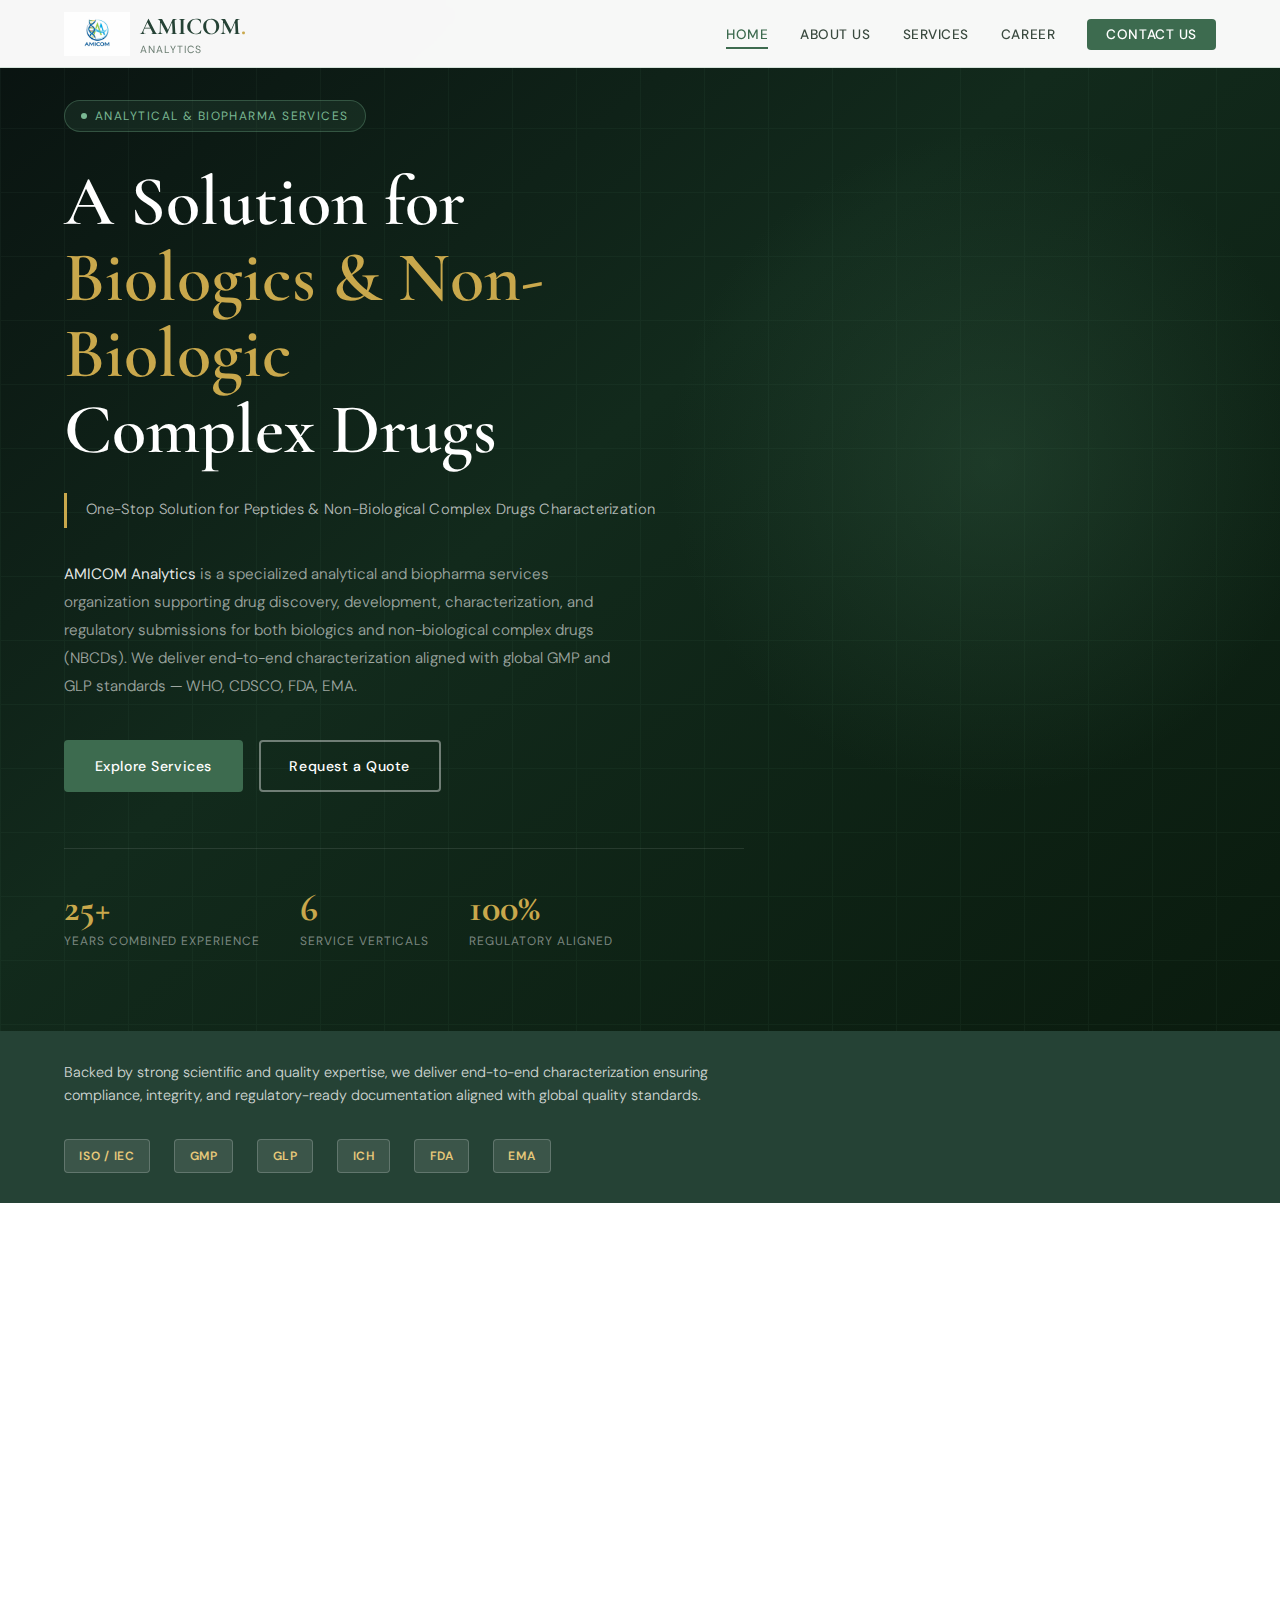
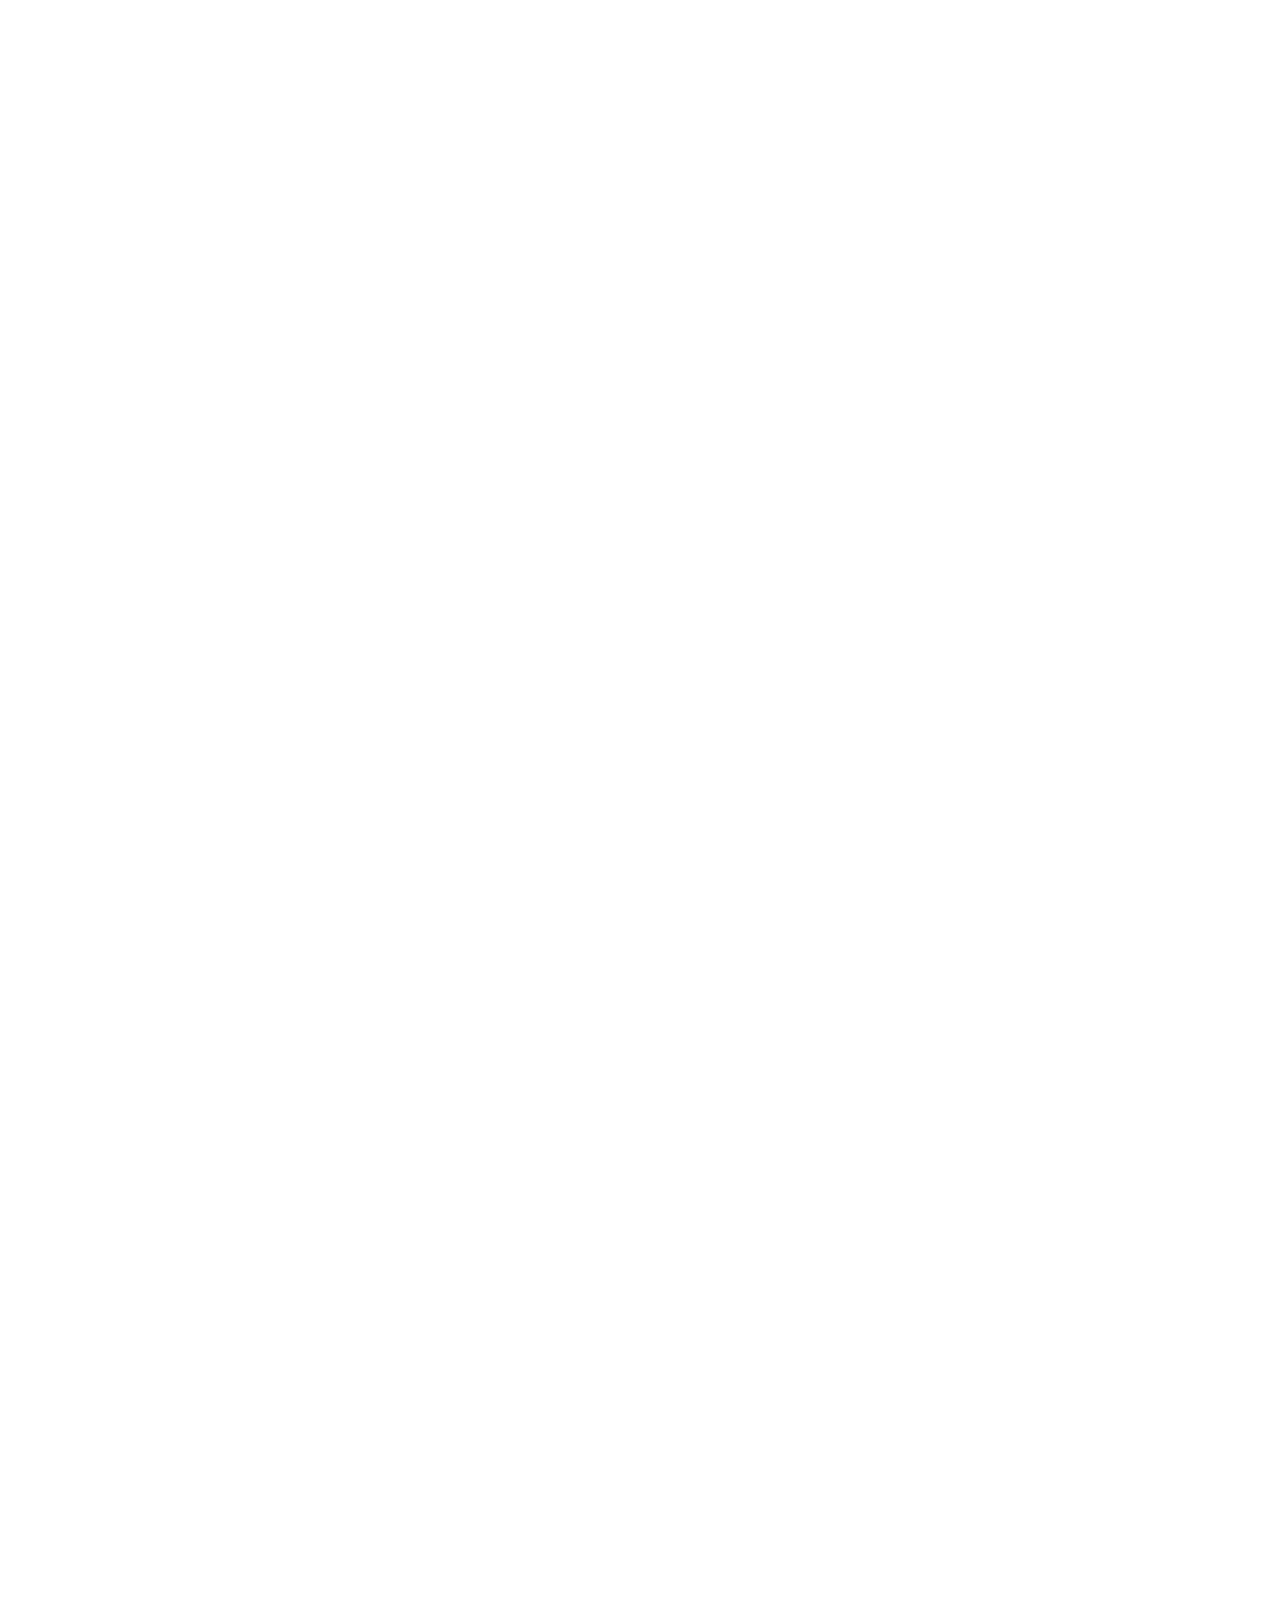
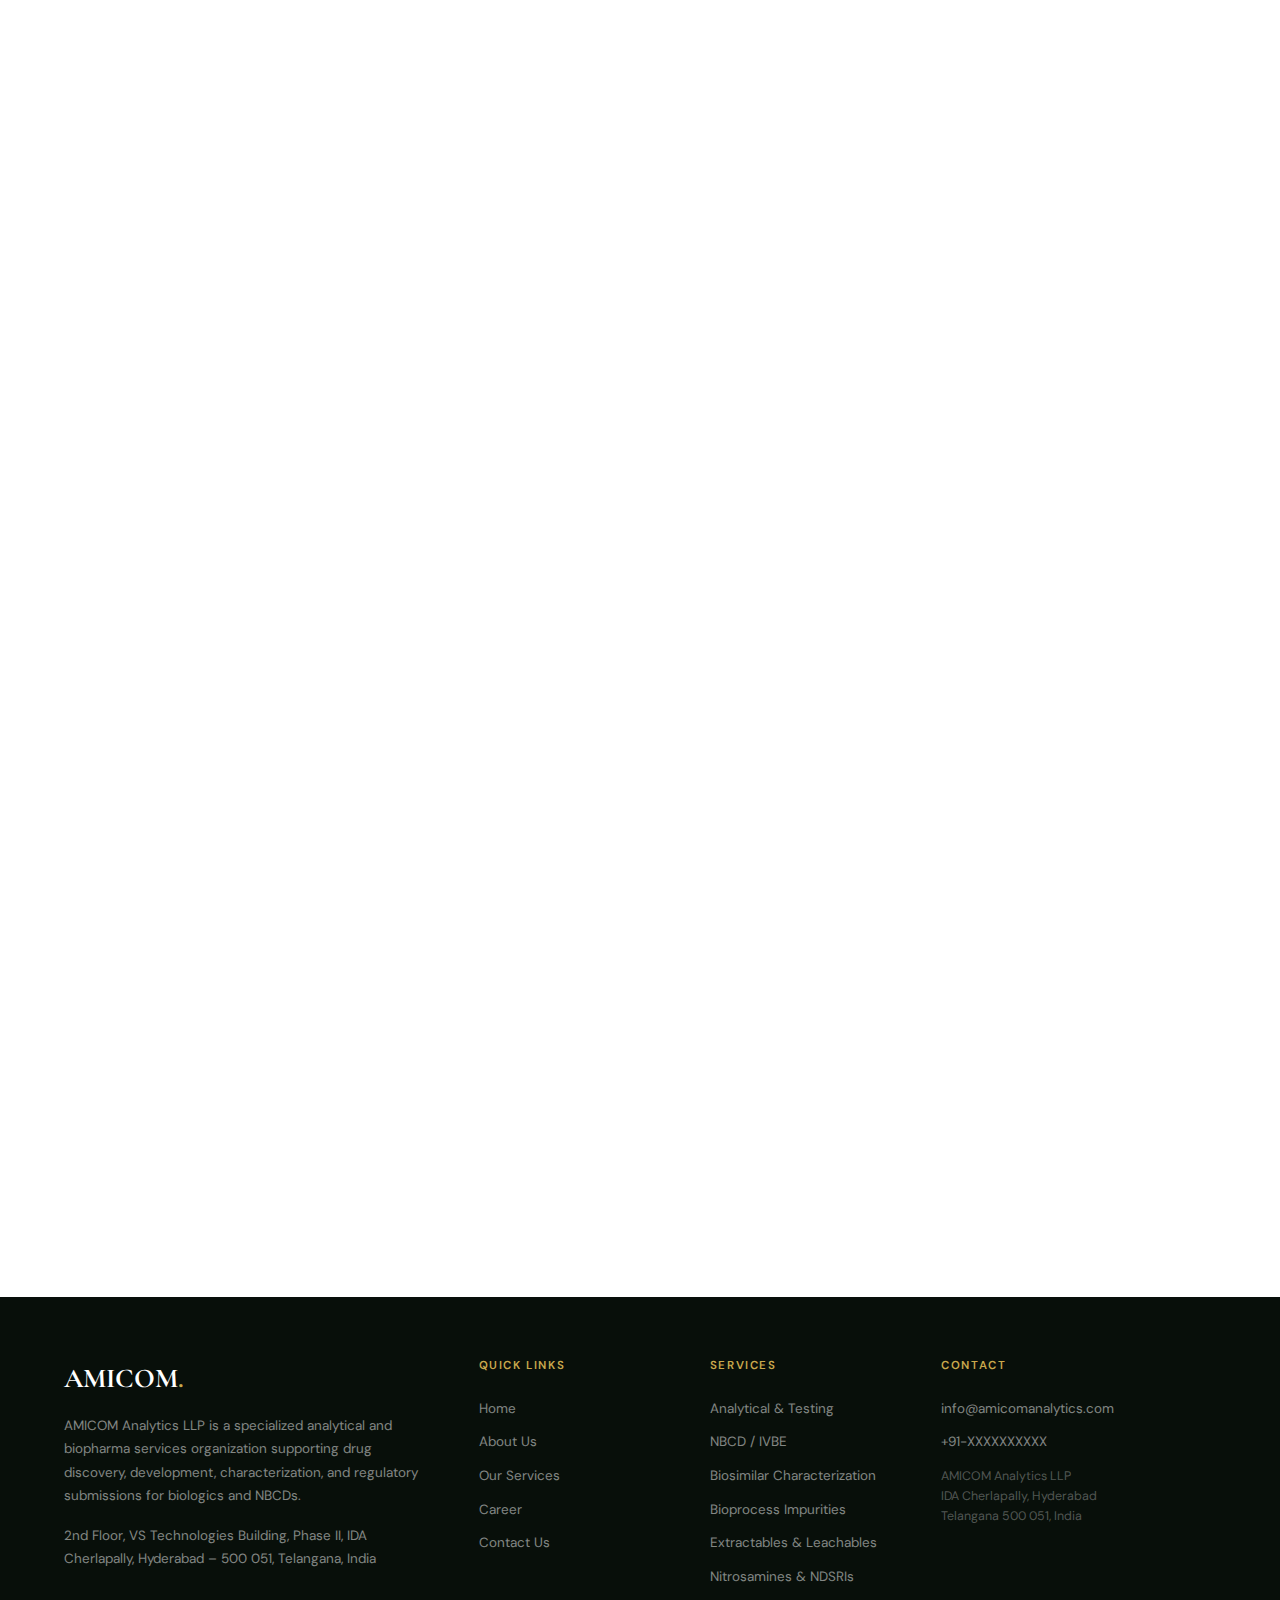
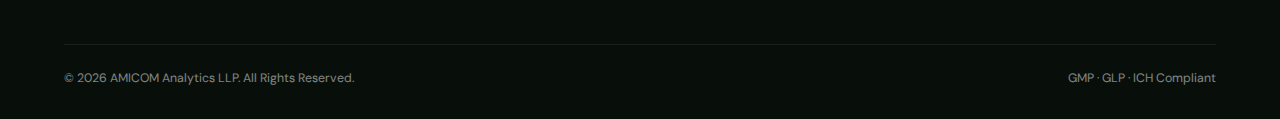
<file: index.html>
<!DOCTYPE html>
<html lang="en">
<head>
  <meta charset="UTF-8"/>
  <meta name="viewport" content="width=device-width, initial-scale=1.0"/>
  <title>AMICOM Analytics – Biopharma & Analytical Services</title>
  <link rel="stylesheet" href="style.css"/>
  <style>
    /* ── HERO ── */
    .hero {
      min-height: 100vh;
      background: linear-gradient(140deg, #091210 0%, #122a1c 45%, #0a1b0e 100%);
      display: flex; align-items: center;
      padding: 100px 5% 80px;
      position: relative; overflow: hidden;
    }
    .hero-grid {
      position: absolute; inset: 0; opacity: 0.05;
      background-image:
        linear-gradient(rgba(122,184,147,1) 1px, transparent 1px),
        linear-gradient(90deg, rgba(122,184,147,1) 1px, transparent 1px);
      background-size: 64px 64px;
    }
    .hero-glow {
      position: absolute; right: -5%; top: 10%;
      width: 55vw; height: 80vh;
      background: radial-gradient(ellipse, rgba(61,107,79,0.3) 0%, transparent 65%);
      pointer-events: none;
    }
    .hero-content { position: relative; z-index: 2; max-width: 680px; }
    .hero-badge {
      display: inline-flex; align-items: center; gap: 8px;
      background: rgba(61,107,79,0.2); border: 1px solid rgba(122,184,147,0.3);
      padding: 0.35rem 1rem; border-radius: 100px; margin-bottom: 2rem;
      font-size: 0.75rem; letter-spacing: 0.12em; text-transform: uppercase;
      color: var(--green-light);
    }
    .hero-badge-dot {
      width: 6px; height: 6px; background: var(--green-light);
      border-radius: 50%; animation: blink 2s infinite;
    }
    @keyframes blink {
      0%, 100% { opacity: 1; transform: scale(1); }
      50% { opacity: 0.4; transform: scale(1.4); }
    }
    .hero h1 {
      font-family: 'Cormorant Garamond', serif;
      font-size: clamp(2.8rem, 5.5vw, 4.8rem); font-weight: 600;
      color: white; line-height: 1.08; margin-bottom: 1.5rem;
    }
    .hero h1 em { color: var(--accent); font-style: normal; }

    .ticker-container {
      margin-bottom: 2rem;
      border-left: 3px solid var(--accent);
      padding-left: 1.2rem; height: 2.2rem; overflow: hidden;
    }
    .ticker-inner {
      display: flex; flex-direction: column;
      animation: tickUp 9s infinite ease-in-out;
    }
    .ticker-item {
      font-size: 0.92rem; color: rgba(255,255,255,0.7);
      min-height: 2.2rem; display: flex; align-items: center;
      font-weight: 300; letter-spacing: 0.02em;
    }
    @keyframes tickUp {
      0%, 28%   { transform: translateY(0); }
      33%, 61%  { transform: translateY(-2.2rem); }
      66%, 94%  { transform: translateY(-4.4rem); }
      99%, 100% { transform: translateY(0); }
    }
    .hero-desc {
      color: rgba(255,255,255,0.6); font-size: 0.95rem; line-height: 1.85;
      max-width: 560px; margin-bottom: 2.5rem; font-weight: 300;
    }
    .hero-btns { display: flex; gap: 1rem; flex-wrap: wrap; margin-bottom: 3.5rem; }
    .hero-stats {
      display: flex; gap: 2.5rem; flex-wrap: wrap;
      padding-top: 2.5rem; border-top: 1px solid rgba(255,255,255,0.1);
    }
    .stat { }
    .stat-num {
      font-family: 'Cormorant Garamond', serif;
      font-size: 2.4rem; font-weight: 700; color: var(--accent); line-height: 1;
    }
    .stat-label { font-size: 0.75rem; color: rgba(255,255,255,0.45); text-transform: uppercase; letter-spacing: 0.08em; margin-top: 0.25rem; }

    /* ── INTRO STRIP ── */
    .intro-strip {
      background: var(--green-dark); padding: 30px 5%;
      display: flex; align-items: center; justify-content: space-between; gap: 2rem; flex-wrap: wrap;
    }
    .intro-strip p { color: rgba(255,255,255,0.8); font-size: 0.9rem; max-width: 680px; font-weight: 300; }
    .cert-logos { display: flex; gap: 1.5rem; align-items: center; flex-wrap: wrap; }
    .cert-badge {
      background: rgba(255,255,255,0.1); border: 1px solid rgba(255,255,255,0.2);
      padding: 0.4rem 0.9rem; border-radius: 4px;
      font-size: 0.75rem; font-weight: 600; color: var(--accent-light); letter-spacing: 0.06em;
    }

    /* ── SERVICES PREVIEW ── */
    .services-grid { display: grid; grid-template-columns: repeat(3, 1fr); gap: 1.5rem; }
    @media (max-width: 900px) { .services-grid { grid-template-columns: 1fr 1fr; } }
    @media (max-width: 580px) { .services-grid { grid-template-columns: 1fr; } }

    .svc-card {
      background: white; border: 1px solid var(--border);
      border-radius: 10px; padding: 2rem; transition: all 0.25s;
      position: relative; overflow: hidden; text-decoration: none; display: block;
    }
    .svc-card::after {
      content: ''; position: absolute; bottom: 0; left: 0;
      width: 100%; height: 3px; background: var(--green);
      transform: scaleX(0); transition: transform 0.25s; transform-origin: left;
    }
    .svc-card:hover { transform: translateY(-5px); box-shadow: 0 16px 40px rgba(0,0,0,0.09); }
    .svc-card:hover::after { transform: scaleX(1); }
    .svc-num {
      font-family: 'Cormorant Garamond', serif;
      font-size: 2.5rem; font-weight: 700; color: var(--border);
      line-height: 1; margin-bottom: 1rem;
    }
    .svc-card:hover .svc-num { color: var(--green-light); transition: color 0.25s; }
    .svc-title { font-size: 0.95rem; font-weight: 600; color: var(--dark); margin-bottom: 0.6rem; }
    .svc-desc { font-size: 0.83rem; color: var(--gray-light); line-height: 1.65; font-weight: 300; }
    .svc-link {
      display: inline-flex; align-items: center; gap: 0.3rem;
      font-size: 0.78rem; color: var(--green); font-weight: 600; margin-top: 1rem;
      letter-spacing: 0.04em;
    }

    /* ── WHY ── */
    .why-card {
      padding: 2.5rem; border-radius: 12px; background: white;
      box-shadow: var(--shadow);
    }
    .why-icon {
      width: 52px; height: 52px; background: linear-gradient(135deg, var(--green), var(--green-mid));
      border-radius: 12px; display: flex; align-items: center; justify-content: center;
      margin-bottom: 1.2rem;
    }
    .why-icon svg { width: 24px; height: 24px; stroke: white; fill: none; stroke-width: 1.8; }
    .why-card h3 { font-size: 1rem; font-weight: 600; margin-bottom: 0.6rem; color: var(--dark); }
    .why-card p { font-size: 0.85rem; color: var(--gray-light); line-height: 1.7; font-weight: 300; }

    /* ── TEAM PREVIEW ── */
    .team-grid { display: grid; grid-template-columns: repeat(4,1fr); gap: 1.5rem; }
    @media (max-width: 900px) { .team-grid { grid-template-columns: repeat(2,1fr); } }
    @media (max-width: 500px) { .team-grid { grid-template-columns: 1fr; } }
    .team-card {
      text-align: center; padding: 2rem 1.5rem;
      background: white; border: 1px solid var(--border); border-radius: 10px;
      transition: all 0.25s;
    }
    .team-card:hover { transform: translateY(-4px); box-shadow: var(--shadow); }
    .team-avatar {
      width: 80px; height: 80px; border-radius: 50%; margin: 0 auto 1rem;
      display: flex; align-items: center; justify-content: center;
      font-family: 'Cormorant Garamond', serif;
      font-size: 1.8rem; font-weight: 700; color: white;
    }
    .team-card h3 { font-size: 0.9rem; font-weight: 600; margin-bottom: 0.3rem; }
    .team-card p { font-size: 0.78rem; color: var(--gray-light); line-height: 1.4; }

    /* ── CTA BANNER ── */
    .cta-banner {
      background: linear-gradient(135deg, var(--green-dark), var(--green));
      padding: 80px 5%; text-align: center;
    }
    .cta-banner h2 {
      font-family: 'Cormorant Garamond', serif;
      font-size: clamp(2rem, 4vw, 3rem); color: white; margin-bottom: 0.8rem;
    }
    .cta-banner p { color: rgba(255,255,255,0.7); margin-bottom: 2rem; font-size: 0.95rem; }
    .cta-banner-btns { display: flex; gap: 1rem; justify-content: center; flex-wrap: wrap; }

    /* ── BUSINESS MODEL ── */
    .model-flow {
      display: flex; align-items: center; justify-content: center; gap: 0; flex-wrap: wrap;
      margin: 2.5rem 0;
    }
    .model-step {
      background: var(--green-dark); color: white;
      padding: 1.2rem 2rem; border-radius: 8px; text-align: center; min-width: 160px;
    }
    .model-step h4 { font-size: 0.85rem; font-weight: 600; margin-bottom: 0.3rem; color: var(--accent-light); text-transform: uppercase; letter-spacing: 0.06em; }
    .model-step p { font-size: 0.78rem; color: rgba(255,255,255,0.7); }
    .model-arrow {
      font-size: 1.5rem; color: var(--green-light); padding: 0 0.8rem;
    }
  </style>
</head>
<body>

<!-- NAV -->
<nav id="main-nav">
  <a href="index.html" class="nav-logo">
<img src="amicom-logo.jpeg" alt="AMICOM Logo" style="height:44px; width:auto;"/>
    <div>
      <span class="nav-logo-text">AMICOM<span>.</span></span>
      <span class="nav-logo-sub">Analytics</span>
    </div>
  </a>
  <ul class="nav-links">
    <li><a href="index.html">Home</a></li>
    <li><a href="about.html">About Us</a></li>
    <li><a href="services.html">Services</a></li>
    <li><a href="career.html">Career</a></li>
    <li><a href="contact.html" class="nav-cta">Contact Us</a></li>
  </ul>
</nav>

<!-- HERO -->
<section class="hero" id="home">
  <div class="hero-grid"></div>
  <div class="hero-glow"></div>
  <div class="hero-content">
    <div class="hero-badge">
      <div class="hero-badge-dot"></div>
      Analytical &amp; Biopharma Services
    </div>
    <h1>A Solution for<br/><em>Biologics &amp; Non-Biologic</em><br/>Complex Drugs</h1>

    <div class="ticker-container">
      <div class="ticker-inner">
        <div class="ticker-item">One-Stop Solution for Peptides &amp; Non-Biological Complex Drugs Characterization</div>
        <div class="ticker-item">Offering Comprehensive Testing Profile for Iron Paramagnetic Properties Evaluation</div>
        <div class="ticker-item">Regulatory-Ready Documentation Aligned with Global GMP &amp; GLP Standards</div>
      </div>
    </div>

    <p class="hero-desc">
      <strong style="color:rgba(255,255,255,0.9);">AMICOM Analytics</strong> is a specialized analytical and biopharma services organization supporting drug discovery, development, characterization, and regulatory submissions for both biologics and non-biological complex drugs (NBCDs). We deliver end-to-end characterization aligned with global GMP and GLP standards — WHO, CDSCO, FDA, EMA.
    </p>
    <div class="hero-btns">
      <a href="services.html" class="btn btn-primary">Explore Services</a>
      <a href="contact.html" class="btn btn-outline-white">Request a Quote</a>
    </div>
    <div class="hero-stats">
      <div class="stat"><div class="stat-num">25+</div><div class="stat-label">Years Combined Experience</div></div>
      <div class="stat"><div class="stat-num">6</div><div class="stat-label">Service Verticals</div></div>
      <div class="stat"><div class="stat-num">100%</div><div class="stat-label">Regulatory Aligned</div></div>
    </div>
  </div>
</section>

<!-- INTRO STRIP -->
<div class="intro-strip">
  <p>Backed by strong scientific and quality expertise, we deliver end-to-end characterization ensuring compliance, integrity, and regulatory-ready documentation aligned with global quality standards.</p>
  <div class="cert-logos">
    <span class="cert-badge">ISO / IEC</span>
    <span class="cert-badge">GMP</span>
    <span class="cert-badge">GLP</span>
    <span class="cert-badge">ICH</span>
    <span class="cert-badge">FDA</span>
    <span class="cert-badge">EMA</span>
  </div>
</div>

<!-- SERVICES PREVIEW -->
<section class="section fade-up" id="services">
  <div style="text-align:center; max-width:600px; margin:0 auto 3rem;">
    <p class="section-label">What We Offer</p>
    <h2 class="section-title">Comprehensive Analytical Services</h2>
    <p class="section-sub" style="margin:0 auto;">Our analytical services span a broad portfolio from small molecules to highly complex biologics, peptides, proteins, and NBCDs.</p>
  </div>
  <div class="services-grid fade-up">
    <a class="svc-card" href="services.html#analytical">
      <div class="svc-num">01</div>
      <div class="svc-title">Analytical &amp; Testing Services</div>
      <div class="svc-desc">Method development &amp; validation, stability testing, impurity profiling, dissolution studies — ICH Q2 aligned.</div>
      <span class="svc-link">Learn More →</span>
    </a>
    <a class="svc-card" href="services.html#nbcd">
      <div class="svc-num">02</div>
      <div class="svc-title">Non-Biologic Complex Drug Analysis / IVBE</div>
      <div class="svc-desc">Iron paramagnetic properties, molecular weight distribution, IVBE studies — comprehensive NBCD characterization.</div>
      <span class="svc-link">Learn More →</span>
    </a>
    <a class="svc-card" href="services.html#biosimilar">
      <div class="svc-num">03</div>
      <div class="svc-title">Physico-Chemical Characterization for Biosimilars</div>
      <div class="svc-desc">Primary structure, higher-order structure, PTMs, purity &amp; impurities — complete biosimilar characterization.</div>
      <span class="svc-link">Learn More →</span>
    </a>
    <a class="svc-card" href="services.html#bioprocess">
      <div class="svc-num">04</div>
      <div class="svc-title">Bioprocess Related Impurities</div>
      <div class="svc-desc">HCP, residual DNA, process additives — comprehensive upstream &amp; downstream impurity testing.</div>
      <span class="svc-link">Learn More →</span>
    </a>
    <a class="svc-card" href="services.html#el">
      <div class="svc-num">05</div>
      <div class="svc-title">Extractables &amp; Leachables</div>
      <div class="svc-desc">LC-MS/MS, GC-MS, ICP-MS platforms — protocol-driven E&amp;L studies for regulatory submissions.</div>
      <span class="svc-link">Learn More →</span>
    </a>
    <a class="svc-card" href="services.html#nitrosamines">
      <div class="svc-num">06</div>
      <div class="svc-title">Nitrosamines &amp; NDSRIs</div>
      <div class="svc-desc">Ultra-trace detection, NDSRI identification, risk assessment &amp; regulatory submission support.</div>
      <span class="svc-link">Learn More →</span>
    </a>
  </div>
  <div style="text-align:center; margin-top:3rem;">
    <a href="services.html" class="btn btn-outline">View All Services →</a>
  </div>
</section>

<!-- WHY AMICOM -->
<section class="section section-alt fade-up">
  <div style="text-align:center; max-width:580px; margin:0 auto 3rem;">
    <p class="section-label">Why Choose Us</p>
    <h2 class="section-title">Why AMICOM Analytics?</h2>
  </div>
  <div class="grid-4 fade-up">
    <div class="why-card">
      <div class="why-icon">
        <svg viewBox="0 0 24 24"><path d="M9 12l2 2 4-4m6 2a9 9 0 11-18 0 9 9 0 0118 0z"/></svg>
      </div>
      <h3>Quality-Driven Analysis</h3>
      <p>Accurate, compliant, and reproducible analytical results using validated scientific methods.</p>
    </div>
    <div class="why-card">
      <div class="why-icon">
        <svg viewBox="0 0 24 24"><circle cx="12" cy="12" r="10"/><polyline points="12 6 12 12 16 14"/></svg>
      </div>
      <h3>Fast Turnaround Time</h3>
      <p>Optimized workflows ensuring rapid project execution without compromising data integrity.</p>
    </div>
    <div class="why-card">
      <div class="why-icon">
        <svg viewBox="0 0 24 24"><path d="M3 9l9-7 9 7v11a2 2 0 01-2 2H5a2 2 0 01-2-2z"/><polyline points="9 22 9 12 15 12 15 22"/></svg>
      </div>
      <h3>One-Stop Solution</h3>
      <p>Comprehensive analytical &amp; biopharma services for New Biological and Chemical Drugs under one platform.</p>
    </div>
    <div class="why-card">
      <div class="why-icon">
        <svg viewBox="0 0 24 24"><path d="M12 2l3.09 6.26L22 9.27l-5 4.87 1.18 6.88L12 17.77l-6.18 3.25L7 14.14 2 9.27l6.91-1.01L12 2z"/></svg>
      </div>
      <h3>Versatile Scientific Excellence</h3>
      <p>Multidisciplinary expertise supported by advanced technologies and experienced scientific professionals.</p>
    </div>
  </div>
</section>

<!-- BUSINESS MODEL -->
<section class="section fade-up">
  <div class="grid-2" style="align-items:center; gap:4rem;">
    <div>
      <p class="section-label">Our Approach</p>
      <h2 class="section-title">Business Model &amp; Relationships</h2>
      <p class="section-sub">Our business relations are built on ethics-driven, strong trust-based, and transparent partnerships with long-term collaborations, scientific excellence, and regulatory compliance.</p>
      <br/>
      <div class="model-flow">
        <div class="model-step"><h4>Understand</h4><p>Scientific Needs</p></div>
        <div class="model-arrow">→</div>
        <div class="model-step"><h4>Partner</h4><p>Trusted Collaboration</p></div>
        <div class="model-arrow">→</div>
        <div class="model-step"><h4>Deliver</h4><p>Quality Outcomes</p></div>
      </div>
      <br/>
      <a href="about.html" class="btn btn-outline">About Our Company →</a>
    </div>
    <div>
      <p class="section-label">Quality &amp; Compliance</p>
      <div style="display:flex; flex-direction:column; gap:1rem; margin-top:1rem;">
        <div class="card" style="padding:1.2rem 1.5rem;">
          <div class="card-accent"></div>
          <strong style="font-size:0.85rem;">Compliance with global GMP and GLP expectations</strong>
        </div>
        <div class="card" style="padding:1.2rem 1.5rem;">
          <div class="card-accent"></div>
          <strong style="font-size:0.85rem;">Regulatory-aligned documentation and reporting</strong>
        </div>
        <div class="card" style="padding:1.2rem 1.5rem;">
          <div class="card-accent"></div>
          <strong style="font-size:0.85rem;">Data integrity and traceability systems</strong>
        </div>
        <div class="card" style="padding:1.2rem 1.5rem;">
          <div class="card-accent"></div>
          <strong style="font-size:0.85rem;">Audit-ready quality management framework</strong>
        </div>
        <div class="card" style="padding:1.2rem 1.5rem;">
          <div class="card-accent"></div>
          <strong style="font-size:0.85rem;">Confidential and secure data handling</strong>
        </div>
      </div>
    </div>
  </div>
</section>

<!-- TEAM PREVIEW -->
<section class="section section-alt fade-up">
  <div style="display:flex; justify-content:space-between; align-items:flex-end; margin-bottom:2.5rem; flex-wrap:wrap; gap:1rem;">
    <div>
      <p class="section-label">Leadership</p>
      <h2 class="section-title" style="margin-bottom:0;">Management Team</h2>
    </div>
    <a href="about.html#team" class="btn btn-outline btn-sm">Meet Full Team →</a>
  </div>
  <div class="team-grid fade-up">
    <div class="team-card">
      <div class="team-avatar" style="background:linear-gradient(135deg,#3d6b4f,#254235);">SR</div>
      <h3>Dr. Sri Rama Krishna S.</h3>
      <p>Co-Founder &amp; Director – Operations</p>
    </div>
    <div class="team-card">
      <div class="team-avatar" style="background:linear-gradient(135deg,#4e8a65,#3d6b4f);">SY</div>
      <h3>Dr. Sanjeeva Yakarla</h3>
      <p>Co-Founder &amp; Director – Techno Commercial</p>
    </div>
    <div class="team-card">
      <div class="team-avatar" style="background:linear-gradient(135deg,#c9a84c,#a0823a);">AV</div>
      <h3>Dr. A. Venkateshwarlu</h3>
      <p>Head, Quality Management System &amp; Safety</p>
    </div>
    <div class="team-card">
      <div class="team-avatar" style="background:linear-gradient(135deg,#254235,#3d6b4f);">PC</div>
      <h3>Dr. Prashanth Chiliveri</h3>
      <p>Head, Technical</p>
    </div>
  </div>
</section>

<!-- CTA BANNER -->
<section class="cta-banner fade-up">
  <h2>Ready to Partner with AMICOM Analytics?</h2>
  <p>Talk to our experts about your analytical, characterization, and regulatory needs.</p>
  <div class="cta-banner-btns">
    <a href="contact.html" class="btn btn-white">Send an Inquiry</a>
    <a href="career.html" class="btn btn-outline-white">Join Our Team</a>
  </div>
</section>

<!-- FOOTER -->
<footer>
  <div class="footer-grid">
    <div class="footer-brand">
      <div class="footer-logo">AMICOM<span>.</span></div>
      <p>AMICOM Analytics LLP is a specialized analytical and biopharma services organization supporting drug discovery, development, characterization, and regulatory submissions for biologics and NBCDs.</p>
      <p style="margin-top:1rem;">2nd Floor, VS Technologies Building, Phase II, IDA Cherlapally, Hyderabad – 500 051, Telangana, India</p>
    </div>
    <div class="footer-col">
      <h4>Quick Links</h4>
      <ul>
        <li><a href="index.html">Home</a></li>
        <li><a href="about.html">About Us</a></li>
        <li><a href="services.html">Our Services</a></li>
        <li><a href="career.html">Career</a></li>
        <li><a href="contact.html">Contact Us</a></li>
      </ul>
    </div>
    <div class="footer-col">
      <h4>Services</h4>
      <ul>
        <li><a href="services.html#analytical">Analytical &amp; Testing</a></li>
        <li><a href="services.html#nbcd">NBCD / IVBE</a></li>
        <li><a href="services.html#biosimilar">Biosimilar Characterization</a></li>
        <li><a href="services.html#bioprocess">Bioprocess Impurities</a></li>
        <li><a href="services.html#el">Extractables &amp; Leachables</a></li>
        <li><a href="services.html#nitrosamines">Nitrosamines &amp; NDSRIs</a></li>
      </ul>
    </div>
    <div class="footer-col">
      <h4>Contact</h4>
      <ul>
        <li><a href="mailto:info@amicomanalytics.com">info@amicomanalytics.com</a></li>
        <li><a href="tel:+91XXXXXXXXXX">+91-XXXXXXXXXX</a></li>
        <li style="margin-top:0.8rem; color:rgba(255,255,255,0.3); font-size:0.78rem;">AMICOM Analytics LLP<br/>IDA Cherlapally, Hyderabad<br/>Telangana 500 051, India</li>
      </ul>
    </div>
  </div>
  <div class="footer-bottom">
    <span>© <span id="footer-year"></span> AMICOM Analytics LLP. All Rights Reserved.</span>
    <span>GMP · GLP · ICH Compliant</span>
  </div>
</footer>

<script src="main.js"></script>
</body>
</html>
</file>
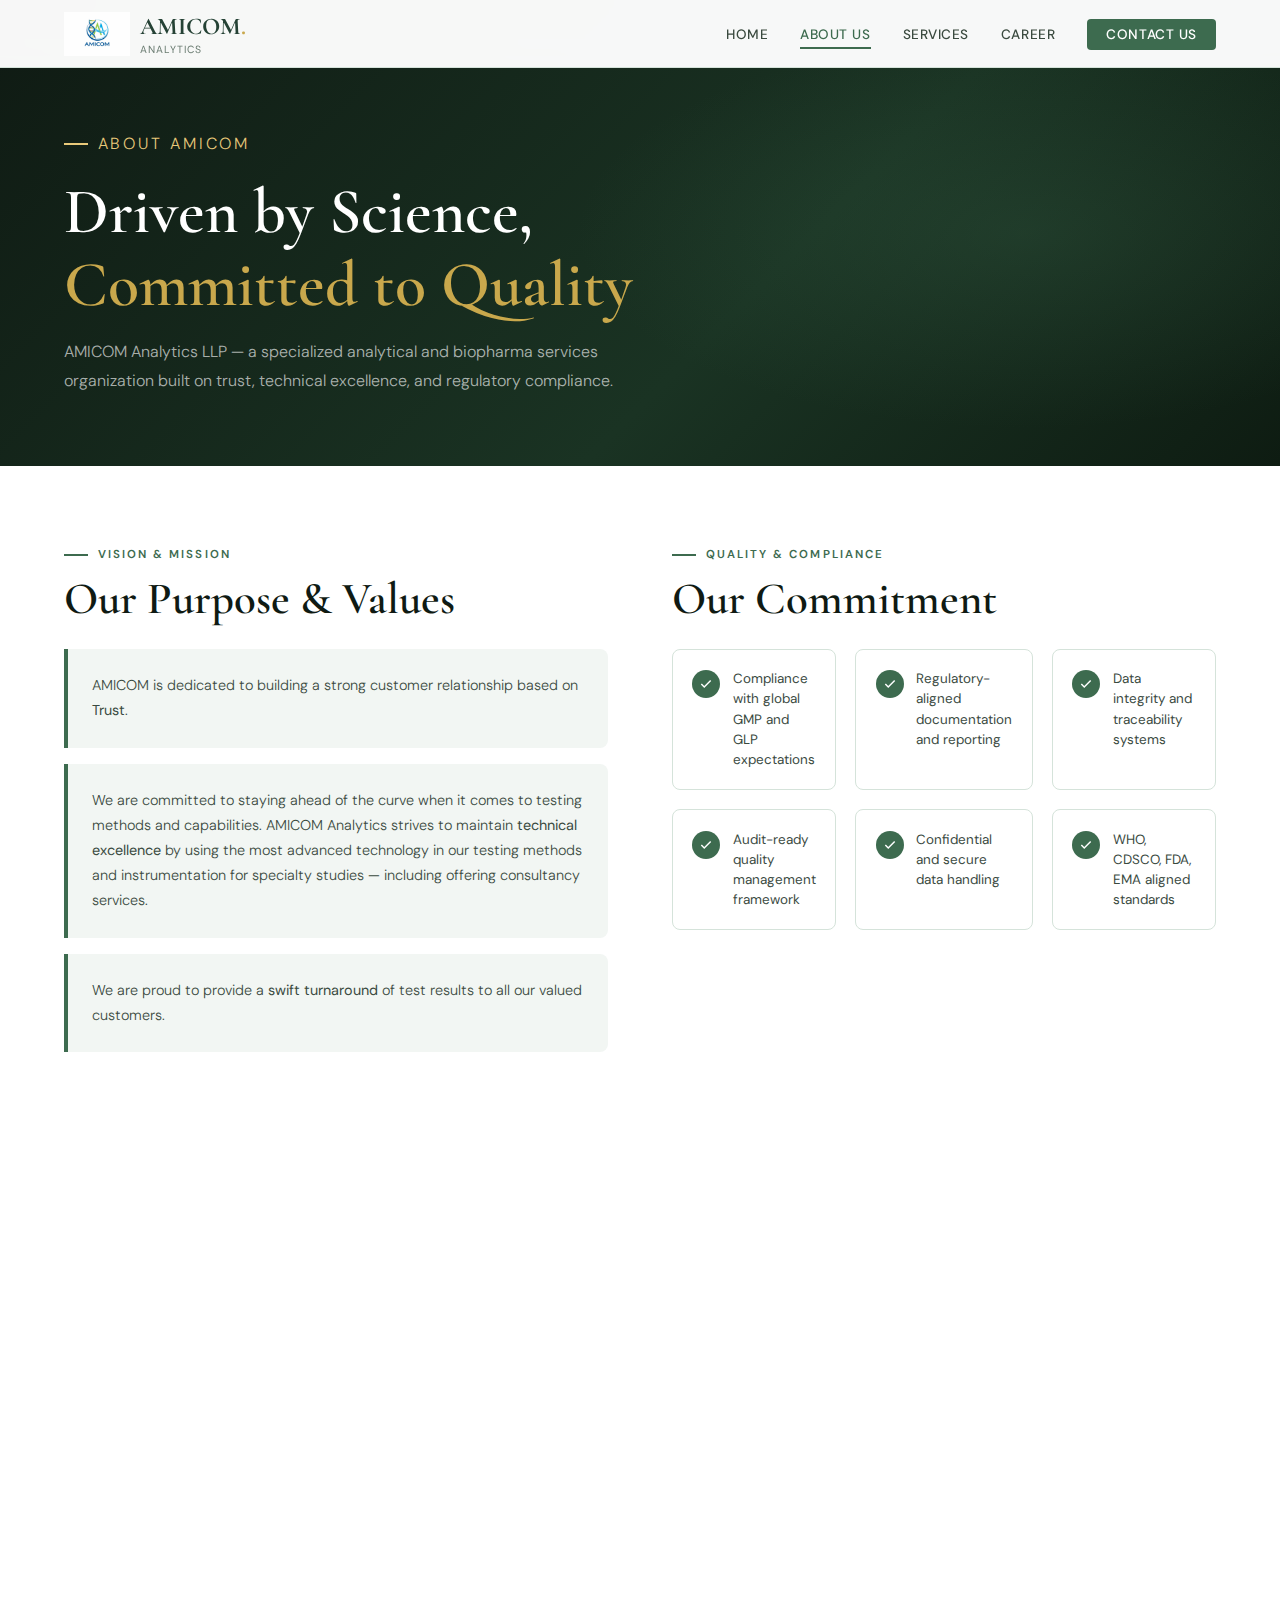
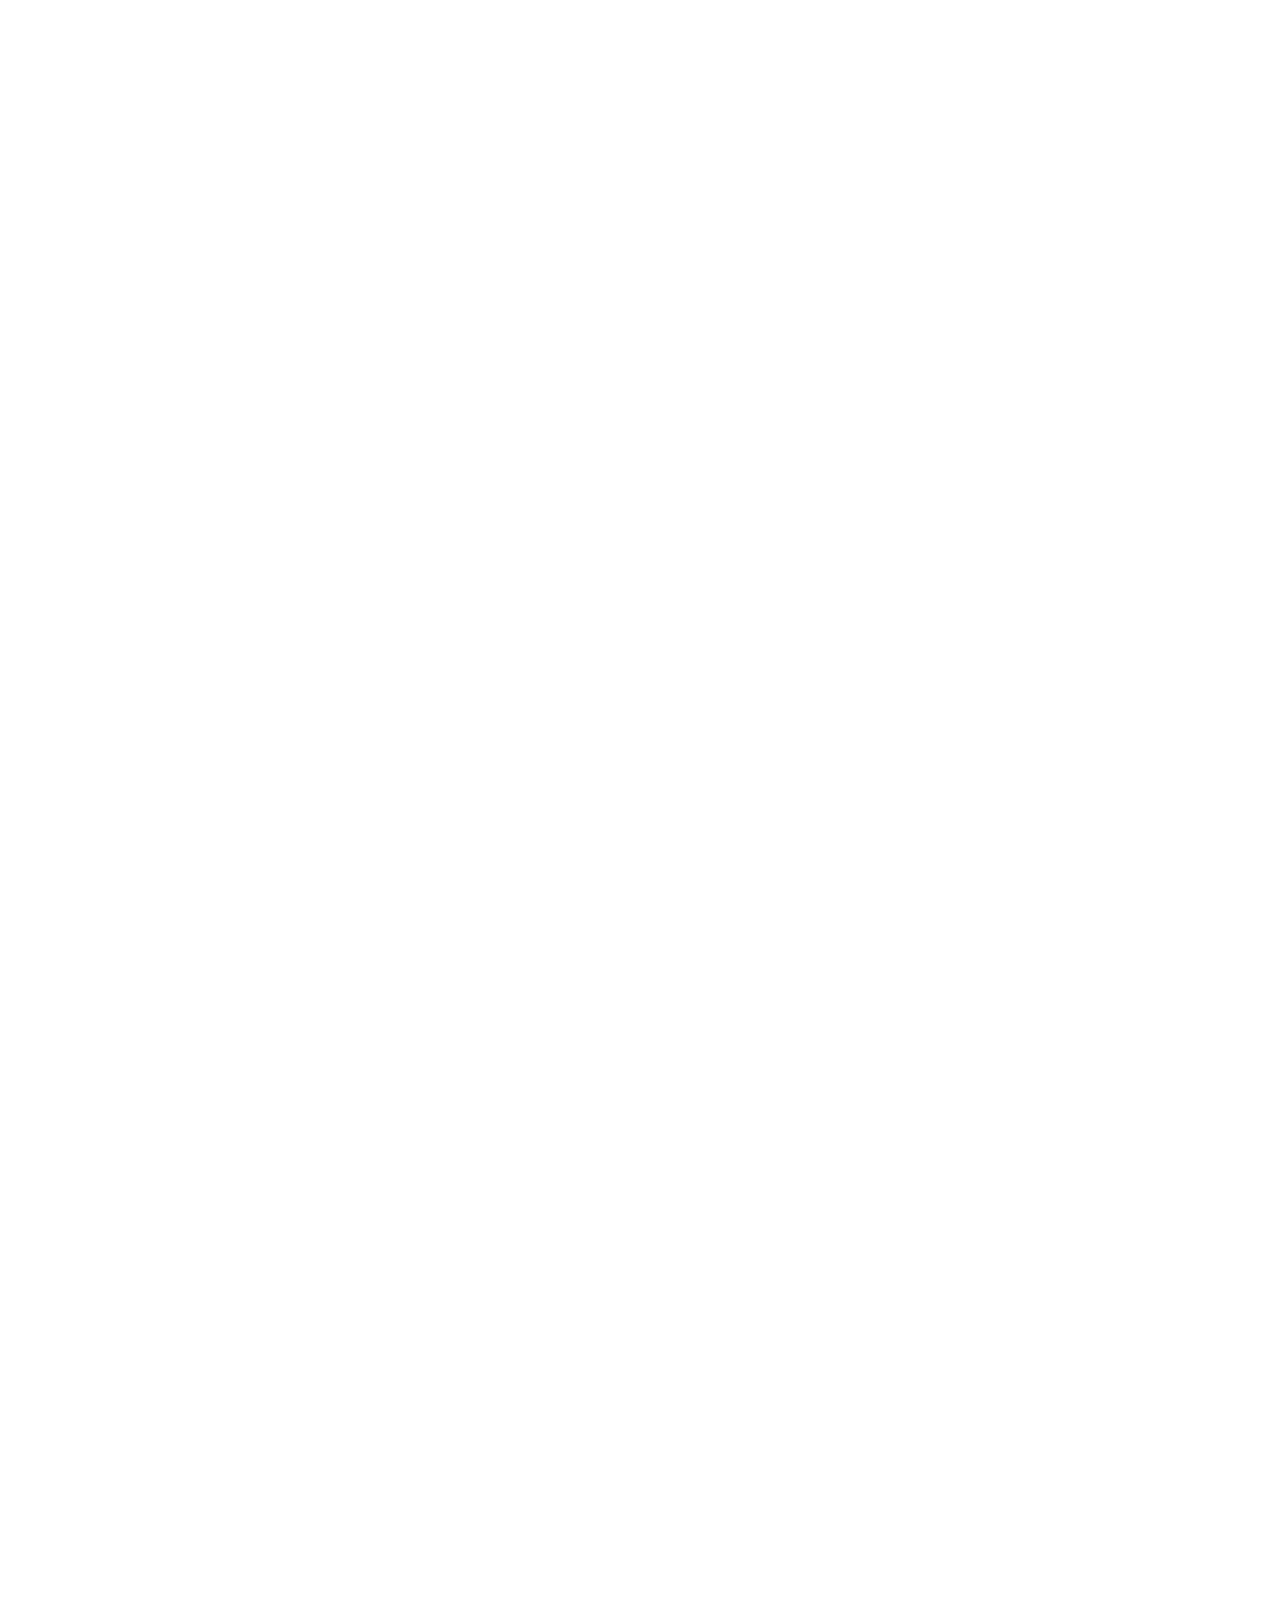
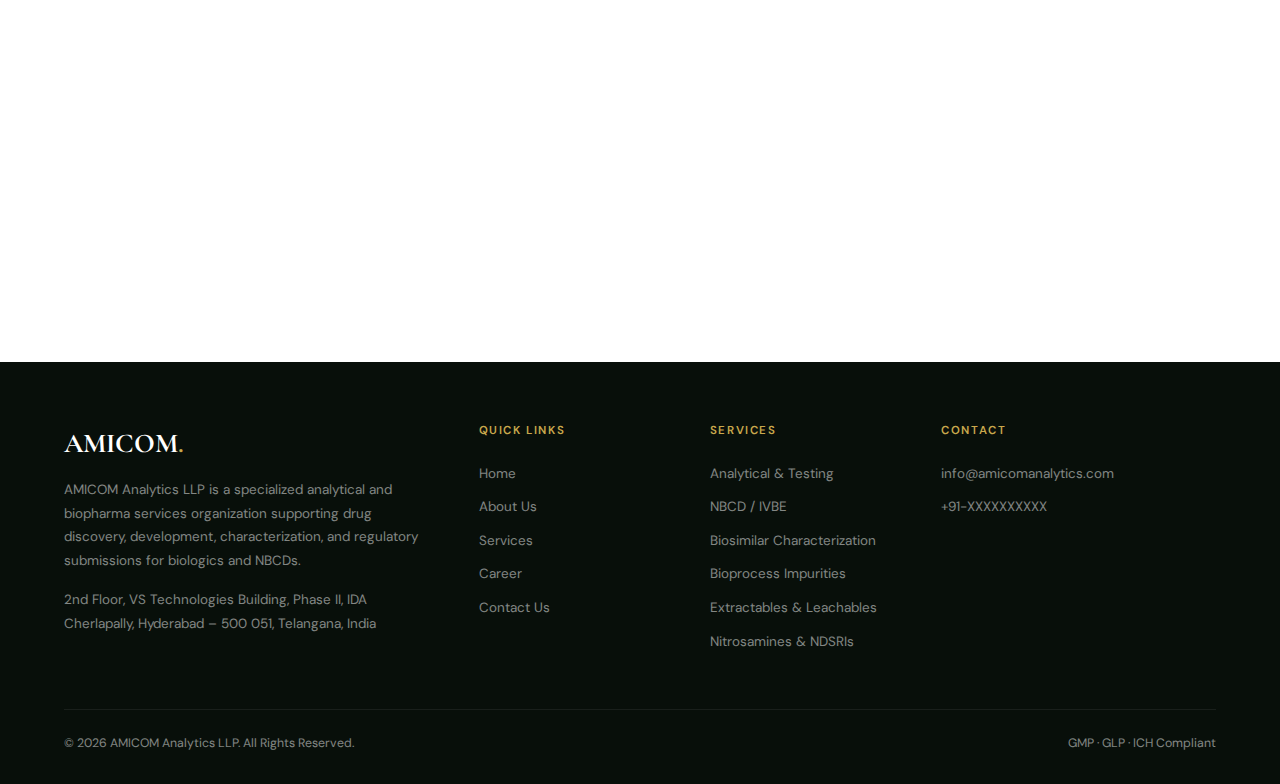
<file: about.html>
<!DOCTYPE html>
<html lang="en">
<head>
  <meta charset="UTF-8"/>
  <meta name="viewport" content="width=device-width, initial-scale=1.0"/>
  <title>About Us – AMICOM Analytics</title>
  <link rel="stylesheet" href="style.css"/>
  <style>
    .team-card-full {
      background: white; border: 1px solid var(--border); border-radius: 12px;
      padding: 2.5rem; display: flex; gap: 2rem; align-items: flex-start;
      transition: all 0.25s;
    }
    .team-card-full:hover { box-shadow: 0 16px 48px rgba(0,0,0,0.08); }
    .team-avatar-lg {
      width: 100px; height: 100px; border-radius: 50%; flex-shrink: 0;
      display: flex; align-items: center; justify-content: center;
      font-family: 'Cormorant Garamond', serif;
      font-size: 2.2rem; font-weight: 700; color: white;
    }
    .team-info h3 { font-size: 1.1rem; font-weight: 600; margin-bottom: 0.25rem; }
    .team-role { font-size: 0.82rem; color: var(--green); font-weight: 600; text-transform: uppercase; letter-spacing: 0.06em; margin-bottom: 1rem; }
    .team-bio { font-size: 0.875rem; color: var(--gray); line-height: 1.75; font-weight: 300; }
    .team-awards { margin-top: 0.8rem; display: flex; gap: 0.5rem; flex-wrap: wrap; }
    .award-badge {
      background: var(--light-bg); border: 1px solid var(--border);
      padding: 0.2rem 0.6rem; border-radius: 4px;
      font-size: 0.72rem; color: var(--green-dark); font-weight: 500;
    }
    @media (max-width: 700px) { .team-card-full { flex-direction: column; } }

    .vision-card {
      border-left: 4px solid var(--green); padding: 1.5rem;
      background: var(--light-bg); border-radius: 0 8px 8px 0; margin-bottom: 1rem;
    }
    .vision-card p { font-size: 0.9rem; color: var(--gray); line-height: 1.75; font-weight: 300; }

    .model-row {
      display: flex; align-items: stretch; gap: 0; margin: 2.5rem 0;
      border-radius: 10px; overflow: hidden;
    }
    .model-box { flex: 1; padding: 2rem; text-align: center; }
    .model-box:nth-child(1) { background: var(--green-dark); }
    .model-box:nth-child(3) { background: var(--green); }
    .model-box:nth-child(5) { background: var(--green-mid); }
    .model-box:nth-child(2),
    .model-box:nth-child(4) { background: var(--accent); display:flex; align-items:center; justify-content:center; flex:0 0 40px; }
    .model-box h4 { font-size: 0.7rem; letter-spacing: 0.14em; text-transform: uppercase; color: rgba(255,255,255,0.6); margin-bottom: 0.4rem; }
    .model-box p { font-size: 1rem; font-weight: 600; color: white; }
    .model-arrow-txt { font-size: 1.2rem; color: white; font-weight: 700; }
    @media(max-width:600px) { .model-row { flex-direction:column; } .model-box:nth-child(2),.model-box:nth-child(4){flex:0 0 30px;} }

    .quality-grid { display: grid; grid-template-columns: repeat(3,1fr); gap: 1.2rem; }
    @media(max-width:700px) { .quality-grid { grid-template-columns: 1fr 1fr; } }
    @media(max-width:450px) { .quality-grid { grid-template-columns: 1fr; } }
    .quality-item {
      display: flex; align-items: flex-start; gap: 0.8rem;
      padding: 1.2rem; background: white; border: 1px solid var(--border); border-radius: 8px;
    }
    .quality-check {
      width: 28px; height: 28px; background: var(--green); border-radius: 50%;
      display: flex; align-items: center; justify-content: center; flex-shrink: 0; margin-top: 1px;
    }
    .quality-check svg { width: 14px; height: 14px; stroke: white; fill: none; stroke-width: 2.5; }
    .quality-item p { font-size: 0.84rem; color: var(--gray); line-height: 1.5; font-weight: 400; }

    /* Logo image in nav */
    .nav-logo-img {
      height: 44px;
      width: auto;
      object-fit: contain;
      display: block;
    }
  </style>
</head>
<body>

<nav id="main-nav">
  <a href="index.html" class="nav-logo">
<img src="amicom-logo.jpeg" alt="AMICOM Logo" style="height:44px; width:auto;"/>
    <div>
      <span class="nav-logo-text">AMICOM<span>.</span></span>
      <span class="nav-logo-sub">Analytics</span>
    </div>
  </a>
  <ul class="nav-links">
    <li><a href="index.html">Home</a></li>
    <li><a href="about.html">About Us</a></li>
    <li><a href="services.html">Services</a></li>
    <li><a href="career.html">Career</a></li>
    <li><a href="contact.html" class="nav-cta">Contact Us</a></li>
  </ul>
</nav>

<!-- HERO -->
<div class="page-hero">
  <div class="page-hero-content">
    <p class="section-label light" style="margin-bottom:1rem;">About AMICOM</p>
    <h1>Driven by Science,<br/><em>Committed to Quality</em></h1>
    <p>AMICOM Analytics LLP — a specialized analytical and biopharma services organization built on trust, technical excellence, and regulatory compliance.</p>
  </div>
</div>

<!-- VISION & MISSION -->
<section class="section fade-up" id="vision">
  <div class="grid-2" style="gap:4rem; align-items:flex-start;">
    <div>
      <p class="section-label">Vision &amp; Mission</p>
      <h2 class="section-title">Our Purpose &amp; Values</h2>
      <div style="margin-top:1.5rem;">
        <div class="vision-card">
          <p>AMICOM is dedicated to building a strong customer relationship based on <strong>Trust</strong>.</p>
        </div>
        <div class="vision-card">
          <p>We are committed to staying ahead of the curve when it comes to testing methods and capabilities. AMICOM Analytics strives to maintain <strong>technical excellence</strong> by using the most advanced technology in our testing methods and instrumentation for specialty studies — including offering consultancy services.</p>
        </div>
        <div class="vision-card">
          <p>We are proud to provide a <strong>swift turnaround</strong> of test results to all our valued customers.</p>
        </div>
      </div>
    </div>
    <div>
      <p class="section-label">Quality &amp; Compliance</p>
      <h2 class="section-title">Our Commitment</h2>
      <div class="quality-grid" style="margin-top:1.5rem;">
        <div class="quality-item">
          <div class="quality-check"><svg viewBox="0 0 24 24"><polyline points="20 6 9 17 4 12"/></svg></div>
          <p>Compliance with global GMP and GLP expectations</p>
        </div>
        <div class="quality-item">
          <div class="quality-check"><svg viewBox="0 0 24 24"><polyline points="20 6 9 17 4 12"/></svg></div>
          <p>Regulatory-aligned documentation and reporting</p>
        </div>
        <div class="quality-item">
          <div class="quality-check"><svg viewBox="0 0 24 24"><polyline points="20 6 9 17 4 12"/></svg></div>
          <p>Data integrity and traceability systems</p>
        </div>
        <div class="quality-item">
          <div class="quality-check"><svg viewBox="0 0 24 24"><polyline points="20 6 9 17 4 12"/></svg></div>
          <p>Audit-ready quality management framework</p>
        </div>
        <div class="quality-item">
          <div class="quality-check"><svg viewBox="0 0 24 24"><polyline points="20 6 9 17 4 12"/></svg></div>
          <p>Confidential and secure data handling</p>
        </div>
        <div class="quality-item">
          <div class="quality-check"><svg viewBox="0 0 24 24"><polyline points="20 6 9 17 4 12"/></svg></div>
          <p>WHO, CDSCO, FDA, EMA aligned standards</p>
        </div>
      </div>
    </div>
  </div>
</section>

<!-- BUSINESS MODEL -->
<section class="section section-alt fade-up" id="model">
  <div style="text-align:center; max-width:580px; margin:0 auto 2rem;">
    <p class="section-label">How We Work</p>
    <h2 class="section-title">Our Business Model &amp; Relationships</h2>
    <p class="section-sub" style="margin:0 auto;">Our business relations are built on ethics-driven, strong trust-based and transparent partnerships with long-term collaborations, scientific excellence, and regulatory compliance — ensuring reliable analytical and biopharma services that consistently meet global quality.</p>
  </div>
  <div class="model-row">
    <div class="model-box"><h4>Step 1</h4><p>Understanding Scientific Needs</p></div>
    <div class="model-box"><span class="model-arrow-txt">→</span></div>
    <div class="model-box"><h4>Step 2</h4><p>Trusted Partnership</p></div>
    <div class="model-box"><span class="model-arrow-txt">→</span></div>
    <div class="model-box"><h4>Step 3</h4><p>Quality Outcomes</p></div>
  </div>
  <p class="section-sub" style="text-align:center; margin:0 auto;">We understand the scientific needs of our customers, build trusted partnerships and collaborations, and deliver quality outcomes for every project.</p>
</section>

<!-- TEAM -->
<section class="section fade-up" id="team">
  <div style="text-align:center; max-width:560px; margin:0 auto 3rem;">
    <p class="section-label">Our People</p>
    <h2 class="section-title">Management Team</h2>
  </div>
  <div style="display:flex; flex-direction:column; gap:1.5rem;">

    <div class="team-card-full fade-up">
      <div class="team-avatar-lg" style="background:linear-gradient(135deg,#3d6b4f,#1e3d2a);">SR</div>
      <div class="team-info">
        <h3>Dr. Sri Rama Krishna Surapureddi, Ph.D.</h3>
        <div class="team-role">Co-Founder &amp; Director – Operations</div>
        <p class="team-bio">Dr. Sri Rama Krishna is a scientific leader with over <strong>25 years of experience in Analytical R&amp;D and Quality Control</strong> in the area of small and large molecules, peptides, bio-therapeutics and Non-Biological Complex Drugs. He developed his expertise at leading organizations including <strong>Daicel Chiral Technologies, VIMTA Labs, Sai Life Sciences, NIC, and AVRA Labs</strong>. Dr. RK holds a Ph.D. in Chemistry.<br/><br/>Dr. RK has rich experience handling large teams involved in initiating and driving collaborations, catering to analytical requirements from lead optimization to synthesis of reference compounds. He played a stellar role in designing and delivering custom-made services to customers, strengthening customer relations for increased business value proposition.</p>
        <div class="team-awards">
          <span class="award-badge">Excellence in Research Award – KL University (2025)</span>
          <span class="award-badge">ELITE Award – VIMTA Labs (2018)</span>
          <span class="award-badge">Daicel Diamond Awards for Innovation (2023–24, 2024–25)</span>
          <span class="award-badge">External Board of Studies Member – KL University</span>
        </div>
      </div>
    </div>

    <div class="team-card-full fade-up fade-up-delay-1">
      <div class="team-avatar-lg" style="background:linear-gradient(135deg,#4e8a65,#3d6b4f);">SY</div>
      <div class="team-info">
        <h3>Dr. Sanjeeva Yakarla, Ph.D.</h3>
        <div class="team-role">Co-Founder &amp; Director – Techno Commercial &amp; Business Development</div>
        <p class="team-bio">Dr. Sanjeeva is an analytical science and techno-commercial leader with over <strong>23 years of experience</strong> across leading multinational organizations including <strong>Dr. Reddy's Laboratories, ISP India, Ashland Pharma, and the United States Pharmacopeia</strong>. He holds a <strong>Ph.D. in Chemistry</strong>.<br/><br/>Dr. Sanjeeva brings deep expertise in analytical method development and testing for APIs, pharmaceutical formulations, specialty ingredients, and polymers. He has played a key role in techno-commercial leadership, engaging pharmaceutical customers across India, delivering technical presentations, and supporting laboratory testing solutions, project execution, logistics, and timelines. He has successfully managed and delivered small and complex molecule and peptide projects using diverse analytical methodologies.</p>
      </div>
    </div>

    <div class="team-card-full fade-up fade-up-delay-2">
      <div class="team-avatar-lg" style="background:linear-gradient(135deg,#c9a84c,#a07830);">AV</div>
      <div class="team-info">
        <h3>Dr. A. Venkateshwarlu, Ph.D.</h3>
        <div class="team-role">Head, Quality Management System &amp; Safety</div>
        <p class="team-bio">Dr. Venkateshwarlu is a Senior Pharmaceutical Quality and Regulatory Affairs leader with over <strong>30 years of experience</strong> in GLP and cGMP compliance, QA/QC systems, and global regulatory inspections including US FDA, EU, and WHO GMP. He holds a Ph.D. in Chemistry and is a <strong>Certified IRCA QMS and EHS Lead Auditor (BVQI/BVC)</strong> with extensive GLP/GMP and DUNS audit expertise.<br/><br/>Dr. Venkateshwarlu has led end-to-end QA, QC, and Regulatory Affairs operations, established new laboratory setups and GMP manufacturing facilities for APIs and intermediates, and institutionalized robust quality systems across R&amp;D, CRAMS, custom synthesis, and commercial manufacturing. He has also managed regulatory filings (DMF and ANDA) for advanced intermediates and APIs.</p>
      </div>
    </div>

    <div class="team-card-full fade-up fade-up-delay-3">
      <div class="team-avatar-lg" style="background:linear-gradient(135deg,#254235,#3d6b4f);">PC</div>
      <div class="team-info">
        <h3>Dr. Prashanth Chiliveri, Ph.D.</h3>
        <div class="team-role">Head, Technical</div>
        <p class="team-bio">Dr. Prashanth Chiliveri is a Senior Analytical and Biopharma expert with <strong>15 years of extensive experience</strong> across biomedical research, bio-therapeutics characterization, and regulated CRO environments. He holds a Ph.D. from Osmania University, and completed his postdoc from <strong>Kyung Hee University, South Korea</strong>.<br/><br/>Dr. Chiliveri has worked with reputed organizations including Daicel Chiral Technologies, VIMTA Labs, National Cancer Center–Korea, and Mahavir Hospital and Research Centre. His technical expertise spans analytical method development and validation, characterization of drug substances and drug products (peptides and proteins), and NBCD drug characterization. He is widely recognized for his cross-functional management, scientific problem-solving, and customer-facing technical support in biologics and biopharma.</p>
      </div>
    </div>

  </div>
</section>

<!-- FOOTER -->
<footer>
  <div class="footer-grid">
    <div class="footer-brand">
      <div class="footer-logo">AMICOM<span>.</span></div>
      <p>AMICOM Analytics LLP is a specialized analytical and biopharma services organization supporting drug discovery, development, characterization, and regulatory submissions for biologics and NBCDs.</p>
      <p style="margin-top:1rem;">2nd Floor, VS Technologies Building, Phase II, IDA Cherlapally, Hyderabad – 500 051, Telangana, India</p>    </div>
    <div class="footer-col">
      <h4>Quick Links</h4>
      <ul>
        <li><a href="index.html">Home</a></li>
        <li><a href="about.html">About Us</a></li>
        <li><a href="services.html">Services</a></li>
        <li><a href="career.html">Career</a></li>
        <li><a href="contact.html">Contact Us</a></li>
      </ul>
    </div>
    <div class="footer-col">
      <h4>Services</h4>
      <ul>
        <li><a href="services.html#analytical">Analytical &amp; Testing</a></li>
        <li><a href="services.html#nbcd">NBCD / IVBE</a></li>
        <li><a href="services.html#biosimilar">Biosimilar Characterization</a></li>
        <li><a href="services.html#bioprocess">Bioprocess Impurities</a></li>
        <li><a href="services.html#el">Extractables &amp; Leachables</a></li>
        <li><a href="services.html#nitrosamines">Nitrosamines &amp; NDSRIs</a></li>
      </ul>
    </div>
    <div class="footer-col">
      <h4>Contact</h4>
      <ul>
        <li><a href="mailto:info@amicomanalytics.com">info@amicomanalytics.com</a></li>
        <li><a href="tel:+91XXXXXXXXXX">+91-XXXXXXXXXX</a></li>
      </ul>
    </div>
  </div>
  <div class="footer-bottom">
    <span>© <span id="footer-year"></span> AMICOM Analytics LLP. All Rights Reserved.</span>
    <span>GMP · GLP · ICH Compliant</span>
  </div>
</footer>

<script src="main.js"></script>
</body>
</html>
</file>
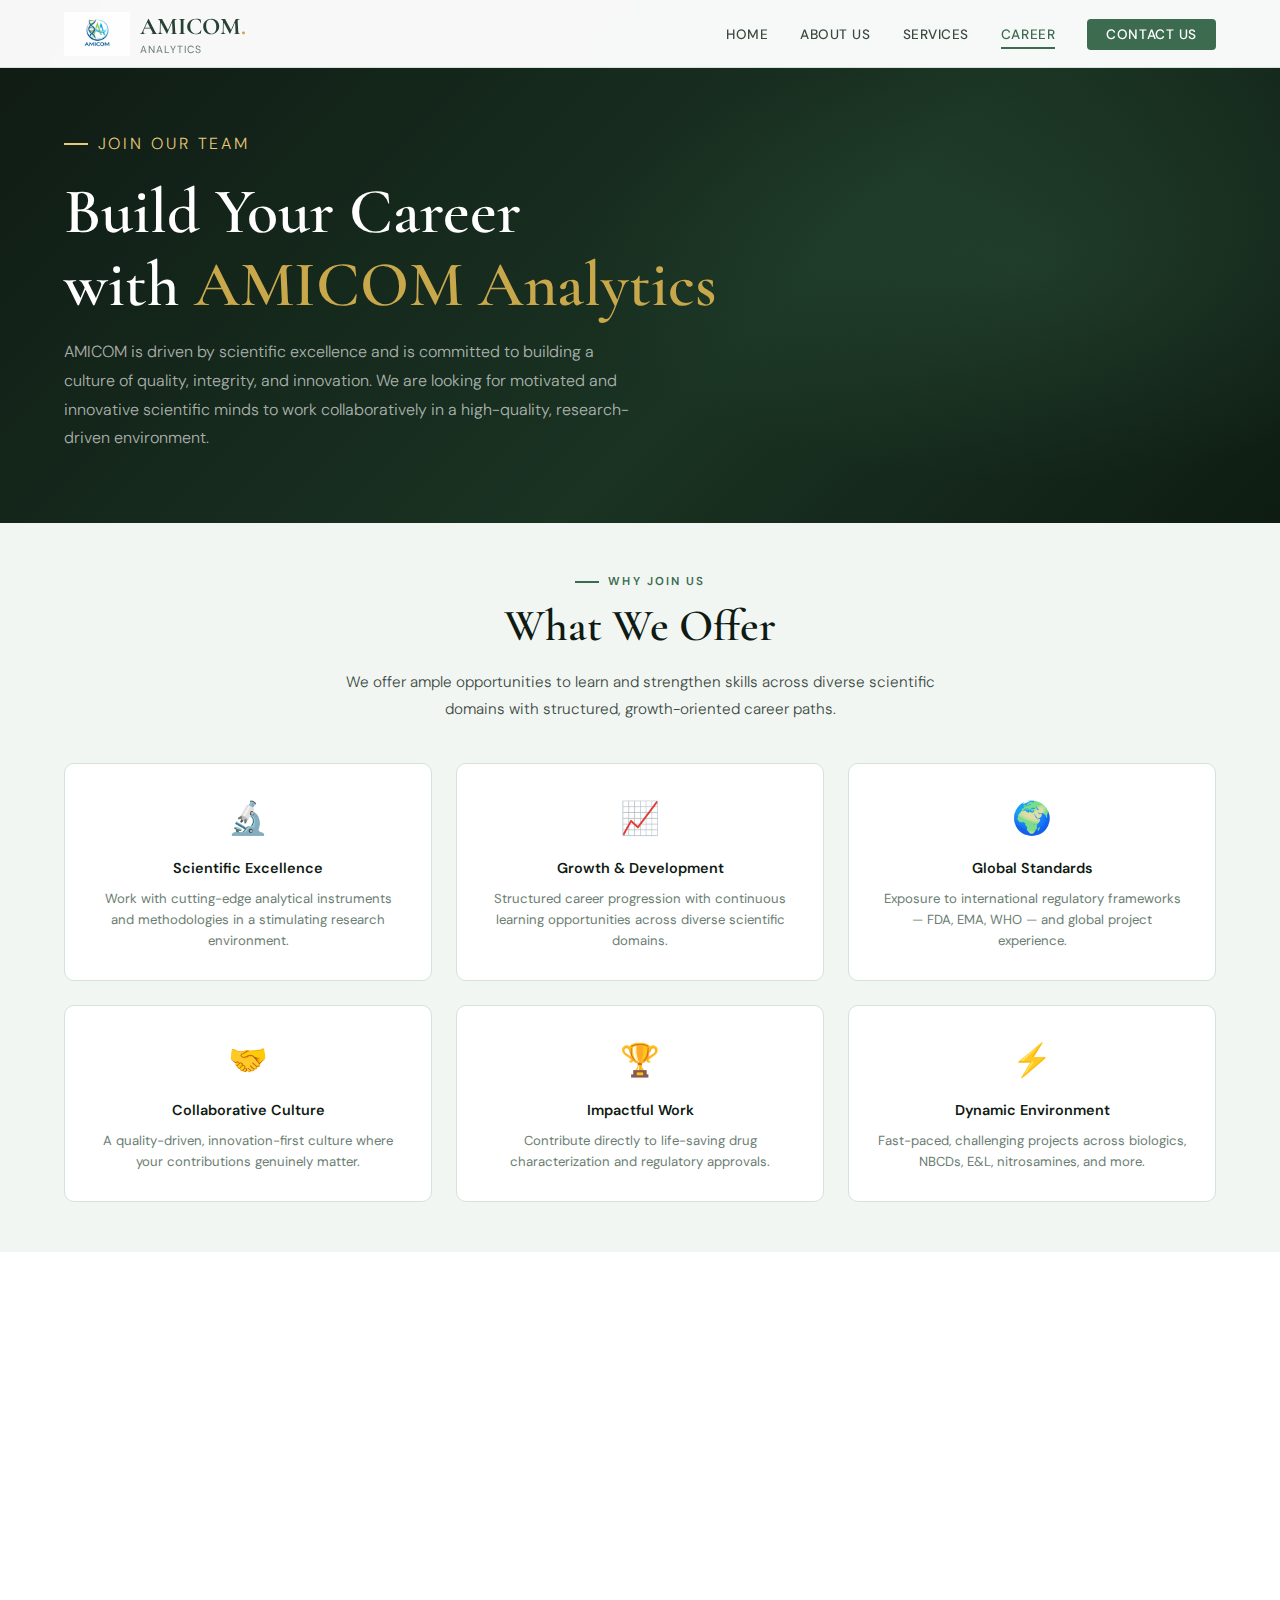
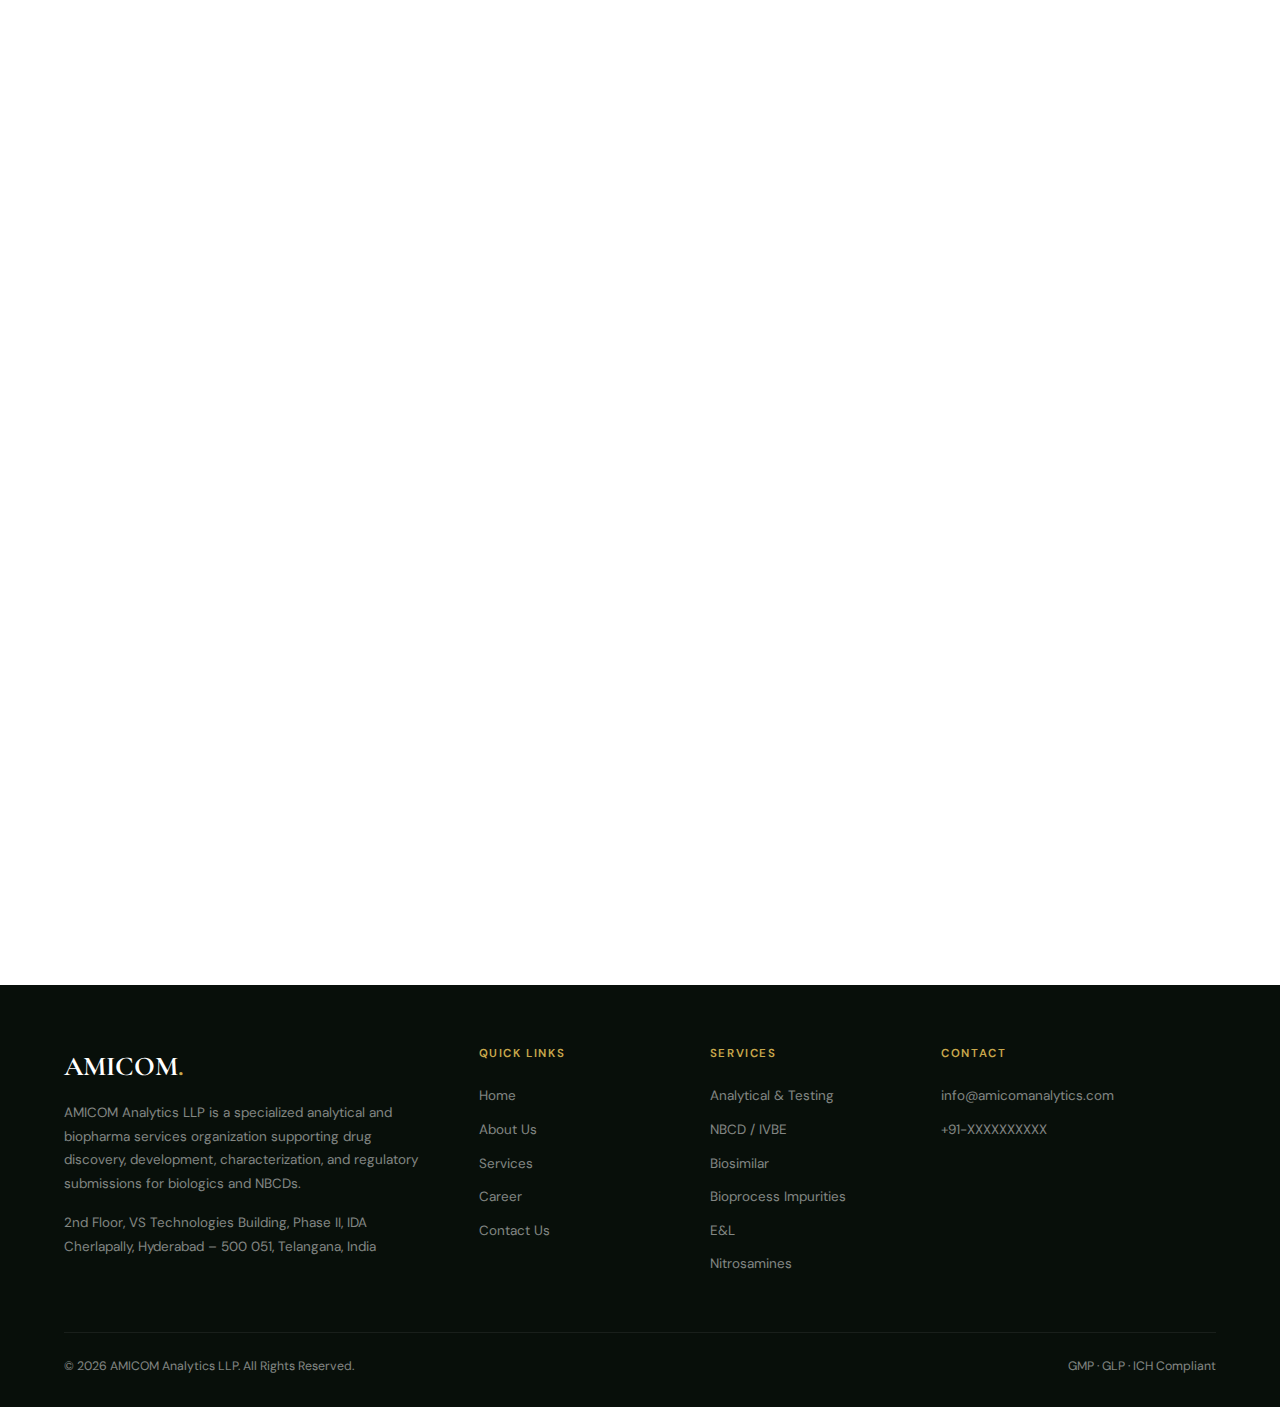
<file: career.html>
<!DOCTYPE html>
<html lang="en">
<head>
  <meta charset="UTF-8"/>
  <meta name="viewport" content="width=device-width, initial-scale=1.0"/>
  <title>Career – AMICOM Analytics</title>
  <link rel="stylesheet" href="style.css"/>
  <style>
    .career-intro { background: var(--light-bg); padding: 50px 5%; }
    .career-values { display: grid; grid-template-columns: repeat(3,1fr); gap: 1.5rem; margin-top: 2.5rem; }
    @media(max-width:700px) { .career-values { grid-template-columns: 1fr 1fr; } }
    @media(max-width:480px) { .career-values { grid-template-columns: 1fr; } }
    .val-card { padding: 1.8rem; background: white; border-radius: 10px; border: 1px solid var(--border); text-align: center; }
    .val-icon { font-size: 2rem; margin-bottom: 0.8rem; }
    .val-card h4 { font-size: 0.9rem; font-weight: 600; margin-bottom: 0.5rem; }
    .val-card p { font-size: 0.82rem; color: var(--gray-light); line-height: 1.6; }

    .form-card {
      max-width: 720px; margin: 0 auto;
      background: white; border: 1px solid var(--border); border-radius: 14px;
      padding: 3rem; box-shadow: 0 8px 40px rgba(0,0,0,0.06);
    }
    .form-section-title {
      font-size: 0.72rem; letter-spacing: 0.14em; text-transform: uppercase;
      color: var(--green); font-weight: 600; margin: 1.8rem 0 1rem;
      display: flex; align-items: center; gap: 0.6rem;
    }
    .form-section-title::after { content: ''; flex: 1; height: 1px; background: var(--border); }
    .grid-2-form { display: grid; grid-template-columns: 1fr 1fr; gap: 1rem; }
    @media(max-width:560px) { .grid-2-form { grid-template-columns: 1fr; } .form-card { padding: 2rem; } }

    .domain-tags { display: flex; flex-wrap: wrap; gap: 0.5rem; margin-top: 0.5rem; }
    .domain-tag {
      display: flex; align-items: center; gap: 0.4rem;
      border: 1px solid var(--border); border-radius: 6px;
      padding: 0.4rem 0.8rem; cursor: pointer; font-size: 0.8rem; color: var(--gray);
      transition: all 0.2s; user-select: none;
    }
    .domain-tag:hover { border-color: var(--green); color: var(--green); }
    .domain-tag input { display: none; }
    .domain-tag.selected { background: var(--green); color: white; border-color: var(--green); }

    .file-upload-zone {
      border: 2px dashed var(--border); border-radius: 8px;
      padding: 1.5rem; text-align: center; cursor: pointer; transition: all 0.2s;
    }
    .file-upload-zone:hover { border-color: var(--green); background: rgba(61,107,79,0.03); }
    .file-upload-zone p { font-size: 0.84rem; color: var(--gray-light); }
    .file-upload-zone .upload-icon { font-size: 1.8rem; margin-bottom: 0.4rem; }
    .file-name { font-size: 0.8rem; color: var(--green); margin-top: 0.4rem; display: none; }

    .submit-success {
      display: none; text-align: center; padding: 3rem 2rem;
    }
    .submit-success .check { font-size: 3rem; margin-bottom: 1rem; }
    .submit-success h3 { font-size: 1.3rem; margin-bottom: 0.5rem; }
    .submit-success p { font-size: 0.9rem; color: var(--gray-light); }
  </style>
</head>
<body>

<nav id="main-nav">
  <a href="index.html" class="nav-logo">
<img src="amicom-logo.jpeg" alt="AMICOM Logo" style="height:44px; width:auto;"/>
    <div>
      <span class="nav-logo-text">AMICOM<span>.</span></span>
      <span class="nav-logo-sub">Analytics</span>
    </div>
  </a>
  <ul class="nav-links">
    <li><a href="index.html">Home</a></li>
    <li><a href="about.html">About Us</a></li>
    <li><a href="services.html">Services</a></li>
    <li><a href="career.html">Career</a></li>
    <li><a href="contact.html" class="nav-cta">Contact Us</a></li>
  </ul>
</nav>

<div class="page-hero">
  <div class="page-hero-content">
    <p class="section-label light" style="margin-bottom:1rem;">Join Our Team</p>
    <h1>Build Your Career<br/>with <em>AMICOM Analytics</em></h1>
    <p>AMICOM is driven by scientific excellence and is committed to building a culture of quality, integrity, and innovation. We are looking for motivated and innovative scientific minds to work collaboratively in a high-quality, research-driven environment.</p>
  </div>
</div>

<!-- VALUES -->
<div class="career-intro fade-up">
  <div style="max-width:600px; margin:0 auto 0; text-align:center;">
    <p class="section-label" style="justify-content:center;">Why Join Us</p>
    <h2 class="section-title">What We Offer</h2>
    <p class="section-sub" style="margin:0 auto;">We offer ample opportunities to learn and strengthen skills across diverse scientific domains with structured, growth-oriented career paths.</p>
  </div>
  <div class="career-values">
    <div class="val-card">
      <div class="val-icon">🔬</div>
      <h4>Scientific Excellence</h4>
      <p>Work with cutting-edge analytical instruments and methodologies in a stimulating research environment.</p>
    </div>
    <div class="val-card">
      <div class="val-icon">📈</div>
      <h4>Growth &amp; Development</h4>
      <p>Structured career progression with continuous learning opportunities across diverse scientific domains.</p>
    </div>
    <div class="val-card">
      <div class="val-icon">🌍</div>
      <h4>Global Standards</h4>
      <p>Exposure to international regulatory frameworks — FDA, EMA, WHO — and global project experience.</p>
    </div>
    <div class="val-card">
      <div class="val-icon">🤝</div>
      <h4>Collaborative Culture</h4>
      <p>A quality-driven, innovation-first culture where your contributions genuinely matter.</p>
    </div>
    <div class="val-card">
      <div class="val-icon">🏆</div>
      <h4>Impactful Work</h4>
      <p>Contribute directly to life-saving drug characterization and regulatory approvals.</p>
    </div>
    <div class="val-card">
      <div class="val-icon">⚡</div>
      <h4>Dynamic Environment</h4>
      <p>Fast-paced, challenging projects across biologics, NBCDs, E&amp;L, nitrosamines, and more.</p>
    </div>
  </div>
</div>

<!-- APPLICATION FORM -->
<section class="section fade-up">
  <div style="text-align:center; max-width:520px; margin:0 auto 3rem;">
    <p class="section-label" style="justify-content:center;">Apply Now</p>
    <h2 class="section-title">Submit Your Application</h2>
  </div>
  <div class="form-card" id="app-form-wrapper">
    <form id="career-form" onsubmit="handleCareerSubmit(event)">

      <div class="form-section-title">Candidate Details</div>
      <div class="grid-2-form">
        <div class="form-group">
          <label class="form-label">Full Name *</label>
          <input type="text" class="form-input" placeholder="Your full name" required/>
        </div>
        <div class="form-group">
          <label class="form-label">Age</label>
          <input type="number" class="form-input" placeholder="Your age" min="18" max="70"/>
        </div>
        <div class="form-group">
          <label class="form-label">Email Address *</label>
          <input type="email" class="form-input" placeholder="you@example.com" required/>
        </div>
        <div class="form-group">
          <label class="form-label">Phone Number *</label>
          <input type="tel" class="form-input" placeholder="+91 XXXXXXXXXX" required/>
        </div>
      </div>

      <div class="form-section-title">Professional Details</div>
      <div class="grid-2-form">
        <div class="form-group">
          <label class="form-label">Total Experience (years)</label>
          <input type="number" class="form-input" placeholder="e.g. 5" min="0"/>
        </div>
        <div class="form-group">
          <label class="form-label">Current Organization (Optional)</label>
          <input type="text" class="form-input" placeholder="Company name"/>
        </div>
      </div>

      <div class="form-group" style="margin-top:0.5rem;">
        <label class="form-label">Current / Preferred Work Domain (Select all that apply)</label>
        <div class="domain-tags">
          <label class="domain-tag"><input type="checkbox" value="Analytical Testing – Small Molecules"/>Analytical Testing – Small Molecules</label>
          <label class="domain-tag"><input type="checkbox" value="Biosimilar / Biologics Characterization"/>Biosimilar / Biologics Characterization</label>
          <label class="domain-tag"><input type="checkbox" value="Impurity Profiling & Stability"/>Impurity Profiling &amp; Stability</label>
          <label class="domain-tag"><input type="checkbox" value="Extractables & Leachables"/>Extractables &amp; Leachables</label>
          <label class="domain-tag"><input type="checkbox" value="Nitrosamines & NDSRIs"/>Nitrosamines &amp; NDSRIs</label>
          <label class="domain-tag"><input type="checkbox" value="NBCD Analysis / IVBE"/>NBCD Analysis / IVBE</label>
          <label class="domain-tag"><input type="checkbox" value="Quality Assurance / Regulatory"/>QA / Regulatory Support</label>
          <label class="domain-tag"><input type="checkbox" value="Facility & Safety"/>Facility &amp; Safety</label>
          <label class="domain-tag"><input type="checkbox" value="Others"/>Others</label>
        </div>
      </div>

      <div class="form-section-title">Upload Resume</div>
      <div class="form-group">
        <div class="file-upload-zone" onclick="document.getElementById('cv-upload').click()">
          <div class="upload-icon">📄</div>
          <p>Click to upload your CV / Resume<br/><span style="font-size:0.75rem; color:var(--border);">PDF or DOC, max 5 MB</span></p>
          <div class="file-name" id="file-name-display"></div>
        </div>
        <input type="file" id="cv-upload" style="display:none;" accept=".pdf,.doc,.docx" onchange="showFileName(this)"/>
      </div>

      <div class="form-section-title">Declaration</div>
      <div class="form-group">
        <label class="form-checkbox">
          <input type="checkbox" required/>
          I confirm that the information provided is accurate and complete.
        </label>
      </div>

      <div id="career-error" style="display:none; background:#fff0f0; border:1px solid #f5c0c0; color:#c0392b; padding:0.75rem 1rem; border-radius:6px; font-size:0.84rem; margin-bottom:0.8rem;"></div>
      <button type="submit" class="btn btn-primary" style="width:100%; justify-content:center; margin-top:0.5rem; padding:1rem;">
        Submit Application →
      </button>
    </form>

    <div class="submit-success" id="career-success">
      <div class="check">✅</div>
      <h3>Application Submitted!</h3>
      <p>Thank you for your interest in joining AMICOM Analytics. Our HR team will review your application and reach out to you soon.</p>
      <a href="index.html" class="btn btn-outline" style="margin-top:1.5rem; display:inline-flex;">Back to Home</a>
    </div>
  </div>
</section>

<footer>
  <div class="footer-grid">
    <div class="footer-brand">
      <div class="footer-logo">AMICOM<span>.</span></div>
      <p>AMICOM Analytics LLP is a specialized analytical and biopharma services organization supporting drug discovery, development, characterization, and regulatory submissions for biologics and NBCDs.</p>
      <p style="margin-top:1rem;">2nd Floor, VS Technologies Building, Phase II, IDA Cherlapally, Hyderabad – 500 051, Telangana, India</p>    </div>
    <div class="footer-col">
      <h4>Quick Links</h4>
      <ul>
        <li><a href="index.html">Home</a></li>
        <li><a href="about.html">About Us</a></li>
        <li><a href="services.html">Services</a></li>
        <li><a href="career.html">Career</a></li>
        <li><a href="contact.html">Contact Us</a></li>
      </ul>
    </div>
    <div class="footer-col">
      <h4>Services</h4>
      <ul>
        <li><a href="services.html#analytical">Analytical &amp; Testing</a></li>
        <li><a href="services.html#nbcd">NBCD / IVBE</a></li>
        <li><a href="services.html#biosimilar">Biosimilar</a></li>
        <li><a href="services.html#bioprocess">Bioprocess Impurities</a></li>
        <li><a href="services.html#el">E&amp;L</a></li>
        <li><a href="services.html#nitrosamines">Nitrosamines</a></li>
      </ul>
    </div>
    <div class="footer-col">
      <h4>Contact</h4>
      <ul>
        <li><a href="mailto:info@amicomanalytics.com">info@amicomanalytics.com</a></li>
        <li><a href="tel:+91XXXXXXXXXX">+91-XXXXXXXXXX</a></li>
      </ul>
    </div>
  </div>
  <div class="footer-bottom">
    <span>© <span id="footer-year"></span> AMICOM Analytics LLP. All Rights Reserved.</span>
    <span>GMP · GLP · ICH Compliant</span>
  </div>
</footer>

<script src="main.js"></script>
<script>
const BACKEND_URL = "https://amicom-backend-g2h2.vercel.app"; // 🔧 Change to your deployed backend URL

// Domain tag toggle
document.querySelectorAll('.domain-tag').forEach(tag => {
  tag.addEventListener('click', function() { this.classList.toggle('selected'); });
});

function showFileName(input) {
  const nameEl = document.getElementById('file-name-display');
  if (input.files.length > 0) {
    nameEl.textContent = '✓ ' + input.files[0].name;
    nameEl.style.display = 'block';
  }
}

async function handleCareerSubmit(e) {
  e.preventDefault();
  const form = document.getElementById('career-form');
  const btn  = form.querySelector('button[type="submit"]');
  const errorBox = document.getElementById('career-error');

  const inputs   = form.querySelectorAll('input[type="text"], input[type="number"], input[type="email"], input[type="tel"]');
  const name     = inputs[0].value.trim();
  const age      = inputs[1].value.trim();
  const email1   = inputs[2].value.trim();
  const phone1   = inputs[3].value.trim();
  const experience = inputs[4].value.trim();
  const org      = inputs[5].value.trim();

  const domains = [...document.querySelectorAll('.domain-tag.selected')]
    .map(t => t.textContent.trim()).join(', ');

  const message = `Career Application\n\nName: ${name}\nAge: ${age || 'N/A'}\nPhone: ${phone1}\nExperience: ${experience} years\nCurrent Org: ${org || 'N/A'}\nDomains: ${domains || 'N/A'}`;

  btn.disabled = true;
  btn.textContent = 'Sending…';
  errorBox.style.display = 'none';

  try {
    const res = await fetch(`${BACKEND_URL}/send-mail`, {
      method: 'POST',
      headers: { 'Content-Type': 'application/json' },
      body: JSON.stringify({ name, email1, phone1, message, formType: 'career' })
    });

// First check if request itself failed
if (!res.ok) {
  const errorText = await res.text();  // read raw response
  throw new Error("Server error: " + errorText);
}

// Now safely parse JSON
let data;
try {
  data = await res.json();
} catch (err) {
  throw new Error("Invalid JSON response from server.");
}

if (data.success) {
  form.style.display = 'none';
  document.getElementById('contact-success').style.display = 'block';
} else {
  throw new Error(data.error || 'Something went wrong.');
}
  } catch (err) {
    errorBox.textContent = '⚠ ' + (err.message || 'Could not submit. Please try again or email us directly.');
    errorBox.style.display = 'block';
    btn.disabled = false;
    btn.textContent = 'Submit Application →';
  }
}
</script>
</body>
</html>
</file>
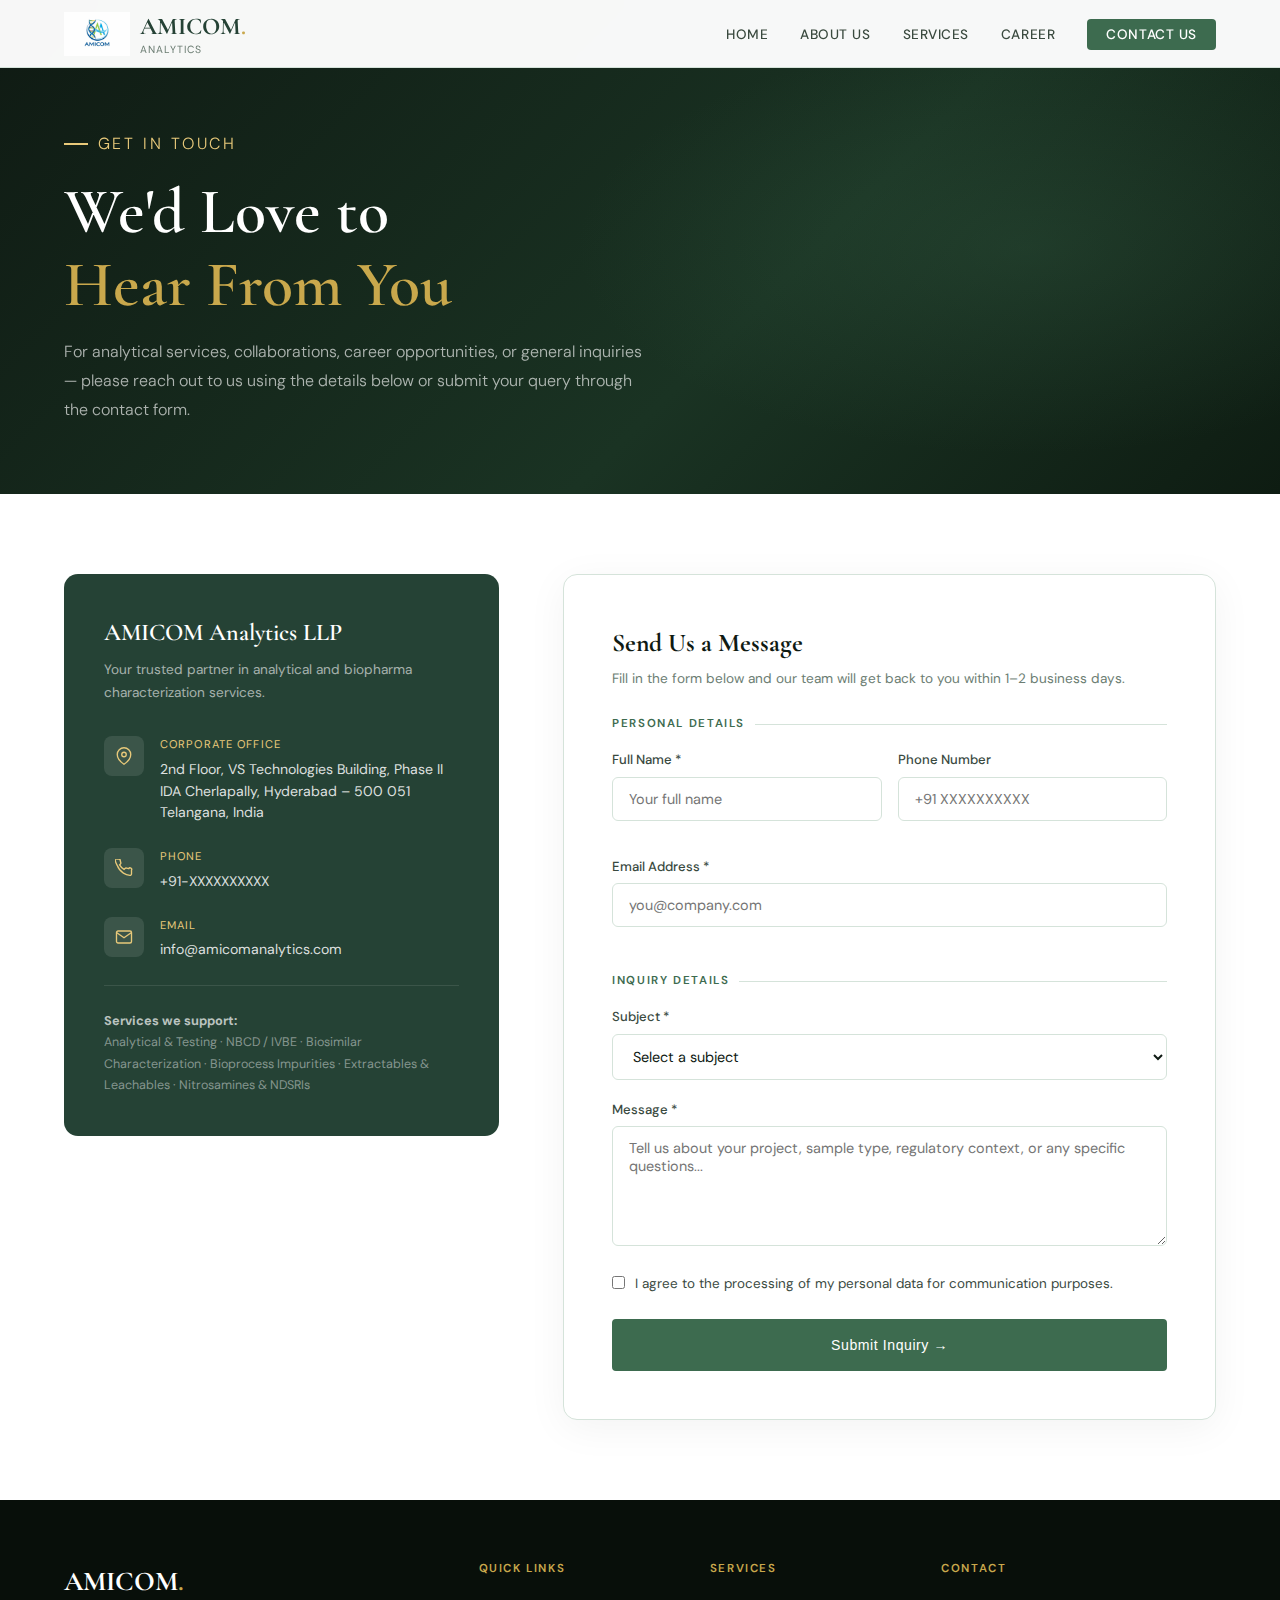
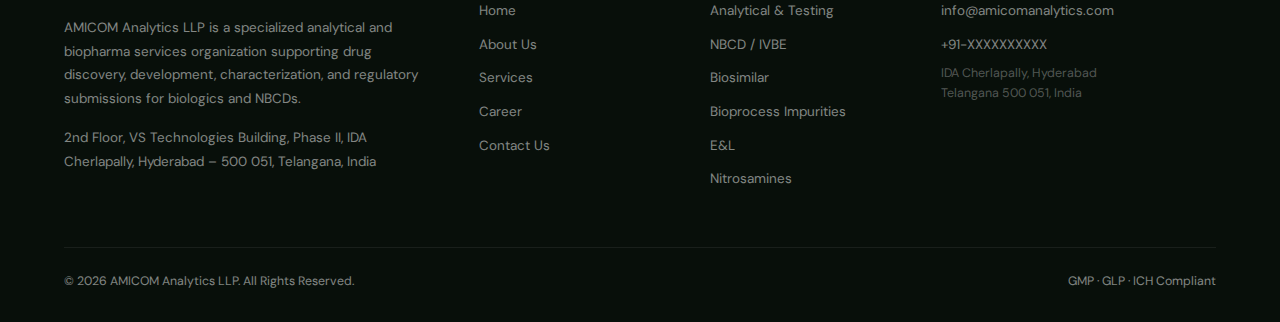
<file: contact.html>
<!DOCTYPE html>
<html lang="en">
<head>
  <meta charset="UTF-8"/>
  <meta name="viewport" content="width=device-width, initial-scale=1.0"/>
  <title>Contact Us – AMICOM Analytics</title>
  <link rel="stylesheet" href="style.css"/>
  <style>
    .contact-layout { display: grid; grid-template-columns: 1fr 1.5fr; gap: 4rem; align-items: flex-start; }
    @media(max-width:900px) { .contact-layout { grid-template-columns: 1fr; } }

    .contact-info-card {
      background: var(--green-dark); border-radius: 14px; padding: 2.5rem;
      color: white; position: sticky; top: 90px;
    }
    .contact-info-card h3 {
      font-family: 'Cormorant Garamond', serif;
      font-size: 1.5rem; font-weight: 600; margin-bottom: 0.4rem;
    }
    .contact-info-card > p { font-size: 0.85rem; color: rgba(255,255,255,0.6); margin-bottom: 2rem; line-height: 1.65; }

    .info-item { display: flex; gap: 1rem; margin-bottom: 1.5rem; }
    .info-icon {
      width: 40px; height: 40px; background: rgba(255,255,255,0.1);
      border-radius: 8px; display: flex; align-items: center; justify-content: center;
      flex-shrink: 0;
    }
    .info-icon svg { width: 18px; height: 18px; stroke: var(--accent-light); fill: none; stroke-width: 1.8; }
    .info-label { font-size: 0.7rem; text-transform: uppercase; letter-spacing: 0.1em; color: var(--accent-light); margin-bottom: 0.3rem; }
    .info-value { font-size: 0.88rem; color: rgba(255,255,255,0.85); line-height: 1.55; }
    .info-value a { color: rgba(255,255,255,0.85); text-decoration: none; }
    .info-value a:hover { color: white; text-decoration: underline; }

    .divider-line { border: none; border-top: 1px solid rgba(255,255,255,0.1); margin: 1.5rem 0; }

    .form-card {
      background: white; border: 1px solid var(--border); border-radius: 14px;
      padding: 3rem; box-shadow: 0 8px 40px rgba(0,0,0,0.05);
    }
    .form-section-title {
      font-size: 0.72rem; letter-spacing: 0.14em; text-transform: uppercase;
      color: var(--green); font-weight: 600; margin: 1.6rem 0 1rem;
      display: flex; align-items: center; gap: 0.6rem;
    }
    .form-section-title::after { content: ''; flex: 1; height: 1px; background: var(--border); }
    .grid-2-form { display: grid; grid-template-columns: 1fr 1fr; gap: 1rem; }
    @media(max-width:560px) { .grid-2-form { grid-template-columns: 1fr; } .form-card { padding: 1.8rem; } }

    .submit-success {
      display: none; text-align: center; padding: 3rem 2rem;
    }
    .submit-success .check { font-size: 3rem; margin-bottom: 1rem; }
  </style>
</head>
<body>

<nav id="main-nav">
  <a href="index.html" class="nav-logo">
<img src="amicom-logo.jpeg" alt="AMICOM Logo" style="height:44px; width:auto;"/>
    <div>
      <span class="nav-logo-text">AMICOM<span>.</span></span>
      <span class="nav-logo-sub">Analytics</span>
    </div>
  </a>
  <ul class="nav-links">
    <li><a href="index.html">Home</a></li>
    <li><a href="about.html">About Us</a></li>
    <li><a href="services.html">Services</a></li>
    <li><a href="career.html">Career</a></li>
    <li><a href="contact.html" class="nav-cta">Contact Us</a></li>
  </ul>
</nav>
<div class="page-hero">
  <div class="page-hero-content">
    <p class="section-label light" style="margin-bottom:1rem;">Get In Touch</p>
    <h1>We'd Love to<br/><em>Hear From You</em></h1>
    <p>For analytical services, collaborations, career opportunities, or general inquiries — please reach out to us using the details below or submit your query through the contact form.</p>
  </div>
</div>

<section class="section fade-up">
  <div class="contact-layout">

    <!-- LEFT: CONTACT INFO -->
    <div class="contact-info-card">
      <h3>AMICOM Analytics LLP</h3>
      <p>Your trusted partner in analytical and biopharma characterization services.</p>

      <div class="info-item">
        <div class="info-icon">
          <svg viewBox="0 0 24 24"><path d="M21 10c0 7-9 13-9 13s-9-6-9-13a9 9 0 0118 0z"/><circle cx="12" cy="10" r="3"/></svg>
        </div>
        <div>
          <div class="info-label">Corporate Office</div>
          <div class="info-value">
            2nd Floor, VS Technologies Building, Phase II<br/>
            IDA Cherlapally, Hyderabad – 500 051<br/>
            Telangana, India
          </div>
        </div>
      </div>

      <div class="info-item">
        <div class="info-icon">
          <svg viewBox="0 0 24 24"><path d="M22 16.92v3a2 2 0 01-2.18 2 19.79 19.79 0 01-8.63-3.07A19.5 19.5 0 013.07 8.8a19.79 19.79 0 01-3.07-8.63A2 2 0 012 0h3a2 2 0 012 1.72c.127.96.361 1.903.7 2.81a2 2 0 01-.45 2.11L6.09 7.91a16 16 0 006 6l1.27-1.27a2 2 0 012.11-.45c.907.339 1.85.573 2.81.7A2 2 0 0122 14.92z"/></svg>
        </div>
        <div>
          <div class="info-label">Phone</div>
          <div class="info-value"><a href="tel:+91XXXXXXXXXX">+91-XXXXXXXXXX</a></div>
        </div>
      </div>

      <div class="info-item">
        <div class="info-icon">
          <svg viewBox="0 0 24 24"><path d="M4 4h16c1.1 0 2 .9 2 2v12c0 1.1-.9 2-2 2H4c-1.1 0-2-.9-2-2V6c0-1.1.9-2 2-2z"/><polyline points="22,6 12,13 2,6"/></svg>
        </div>
        <div>
          <div class="info-label">Email</div>
          <div class="info-value">
            <a href="mailto:info@amicomanalytics.com">info@amicomanalytics.com</a>
          </div>
        </div>
      </div>

      <hr class="divider-line"/>

      <div style="font-size:0.78rem; color:rgba(255,255,255,0.45); line-height:1.7;">
        <strong style="color:rgba(255,255,255,0.7); font-size:0.8rem;">Services we support:</strong><br/>
        Analytical &amp; Testing · NBCD / IVBE · Biosimilar Characterization · Bioprocess Impurities · Extractables &amp; Leachables · Nitrosamines &amp; NDSRIs
      </div>
    </div>

    <!-- RIGHT: FORM -->
    <div class="form-card" id="contact-form-wrapper">
      <h2 style="font-family:'Cormorant Garamond',serif; font-size:1.6rem; margin-bottom:0.2rem;">Send Us a Message</h2>
      <p style="font-size:0.85rem; color:var(--gray-light); margin-bottom:0.5rem;">Fill in the form below and our team will get back to you within 1–2 business days.</p>

      <form id="contact-form" onsubmit="handleContactSubmit(event)">
        <div class="form-section-title">Personal Details</div>
        <div class="grid-2-form">
          <div class="form-group">
            <label class="form-label">Full Name *</label>
            <input type="text" class="form-input" placeholder="Your full name" required/>
          </div>
          <div class="form-group">
            <label class="form-label">Phone Number</label>
            <input type="tel" class="form-input" placeholder="+91 XXXXXXXXXX"/>
          </div>
          <div class="form-group" style="grid-column:1/-1;">
            <label class="form-label">Email Address *</label>
            <input type="email" class="form-input" placeholder="you@company.com" required/>
          </div>
        </div>

        <div class="form-section-title">Inquiry Details</div>
        <div class="form-group">
          <label class="form-label">Subject *</label>
          <select class="form-select" required>
            <option value="" disabled selected>Select a subject</option>
            <option>Analytical Services</option>
            <option>Biosimilar / Biologics Characterization</option>
            <option>NBCD Analysis / IVBE Studies</option>
            <option>Extractables &amp; Leachables</option>
            <option>Nitrosamines / NDSRIs</option>
            <option>Bioprocess Related Impurities</option>
            <option>Career Opportunities</option>
            <option>Partnership / Collaboration</option>
            <option>General Inquiry</option>
          </select>
        </div>
        <div class="form-group">
          <label class="form-label">Message *</label>
          <textarea class="form-textarea" rows="5" placeholder="Tell us about your project, sample type, regulatory context, or any specific questions..." required></textarea>
        </div>

        <div class="form-group">
          <label class="form-checkbox">
            <input type="checkbox" required/>
            I agree to the processing of my personal data for communication purposes.
          </label>
        </div>

        <div id="contact-error" style="display:none; background:#fff0f0; border:1px solid #f5c0c0; color:#c0392b; padding:0.75rem 1rem; border-radius:6px; font-size:0.84rem; margin-bottom:0.8rem;"></div>
        <button type="submit" class="btn btn-primary" style="width:100%; justify-content:center; padding:1rem; margin-top:0.3rem;">
          Submit Inquiry →
        </button>
      </form>

      <div class="submit-success" id="contact-success">
        <div class="check">✅</div>
        <h3 style="font-family:'Cormorant Garamond',serif; font-size:1.4rem;">Message Received!</h3>
        <p style="color:var(--gray-light);">Thank you for reaching out to AMICOM Analytics. Our team will review your inquiry and get back to you within 1–2 business days.</p>
        <a href="index.html" class="btn btn-outline" style="margin-top:1.5rem; display:inline-flex;">Back to Home</a>
      </div>
    </div>
  </div>
</section>

<footer>
  <div class="footer-grid">
    <div class="footer-brand">
      <div class="footer-logo">AMICOM<span>.</span></div>
      <p>AMICOM Analytics LLP is a specialized analytical and biopharma services organization supporting drug discovery, development, characterization, and regulatory submissions for biologics and NBCDs.</p>
      <p style="margin-top:1rem;">2nd Floor, VS Technologies Building, Phase II, IDA Cherlapally, Hyderabad – 500 051, Telangana, India</p>
      </div>
    <div class="footer-col">
      <h4>Quick Links</h4>
      <ul>
        <li><a href="index.html">Home</a></li>
        <li><a href="about.html">About Us</a></li>
        <li><a href="services.html">Services</a></li>
        <li><a href="career.html">Career</a></li>
        <li><a href="contact.html">Contact Us</a></li>
      </ul>
    </div>
    <div class="footer-col">
      <h4>Services</h4>
      <ul>
        <li><a href="services.html#analytical">Analytical &amp; Testing</a></li>
        <li><a href="services.html#nbcd">NBCD / IVBE</a></li>
        <li><a href="services.html#biosimilar">Biosimilar</a></li>
        <li><a href="services.html#bioprocess">Bioprocess Impurities</a></li>
        <li><a href="services.html#el">E&amp;L</a></li>
        <li><a href="services.html#nitrosamines">Nitrosamines</a></li>
      </ul>
    </div>
    <div class="footer-col">
      <h4>Contact</h4>
      <ul>
        <li><a href="mailto:info@amicomanalytics.com">info@amicomanalytics.com</a></li>
        <li><a href="tel:+91XXXXXXXXXX">+91-XXXXXXXXXX</a></li>
        <li style="color:rgba(255,255,255,0.3); font-size:0.78rem; margin-top:0.5rem;">IDA Cherlapally, Hyderabad<br/>Telangana 500 051, India</li>
      </ul>
    </div>
  </div>
  <div class="footer-bottom">
    <span>© <span id="footer-year"></span> AMICOM Analytics LLP. All Rights Reserved.</span>
    <span>GMP · GLP · ICH Compliant</span>
  </div>
</footer>

<script src="main.js"></script>
<script>
const BACKEND_URL = "https://amicom-backend-g2h2.vercel.app"; // 🔧 Change to your deployed backend URL

async function handleContactSubmit(e) {
  e.preventDefault();
  const form = document.getElementById('contact-form');
  const btn  = form.querySelector('button[type="submit"]');
  const errorBox = document.getElementById('contact-error');

  const name    = form.querySelector('input[type="text"]').value.trim();
  const phone1  = form.querySelector('input[type="tel"]').value.trim();
  const email1  = form.querySelector('input[type="email"]').value.trim();
  const subject = form.querySelector('select').value;
  const message = form.querySelector('textarea').value.trim();

  btn.disabled = true;
  btn.textContent = 'Sending…';
  errorBox.style.display = 'none';

  try {
const res = await fetch(`${BACKEND_URL}/send-mail`, {
  method: 'POST',
  headers: { 'Content-Type': 'application/json' },
  body: JSON.stringify({ name, email1, phone1, subject, message, formType: 'contact' })
});

// First check if request itself failed
if (!res.ok) {
  const errorText = await res.text();  // read raw response
  throw new Error("Server error: " + errorText);
}

// Now safely parse JSON
let data;
try {
  data = await res.json();
} catch (err) {
  throw new Error("Invalid JSON response from server.");
}

if (data.success) {
  form.style.display = 'none';
  document.getElementById('contact-success').style.display = 'block';
} else {
  throw new Error(data.error || 'Something went wrong.');
}
  } catch (err) {
    errorBox.textContent = '⚠ ' + (err.message || 'Could not send. Please try again or email us directly.');
    errorBox.style.display = 'block';
    btn.disabled = false;
    btn.textContent = 'Submit Inquiry →';
  }
}
</script>
</body>
</html>
</file>
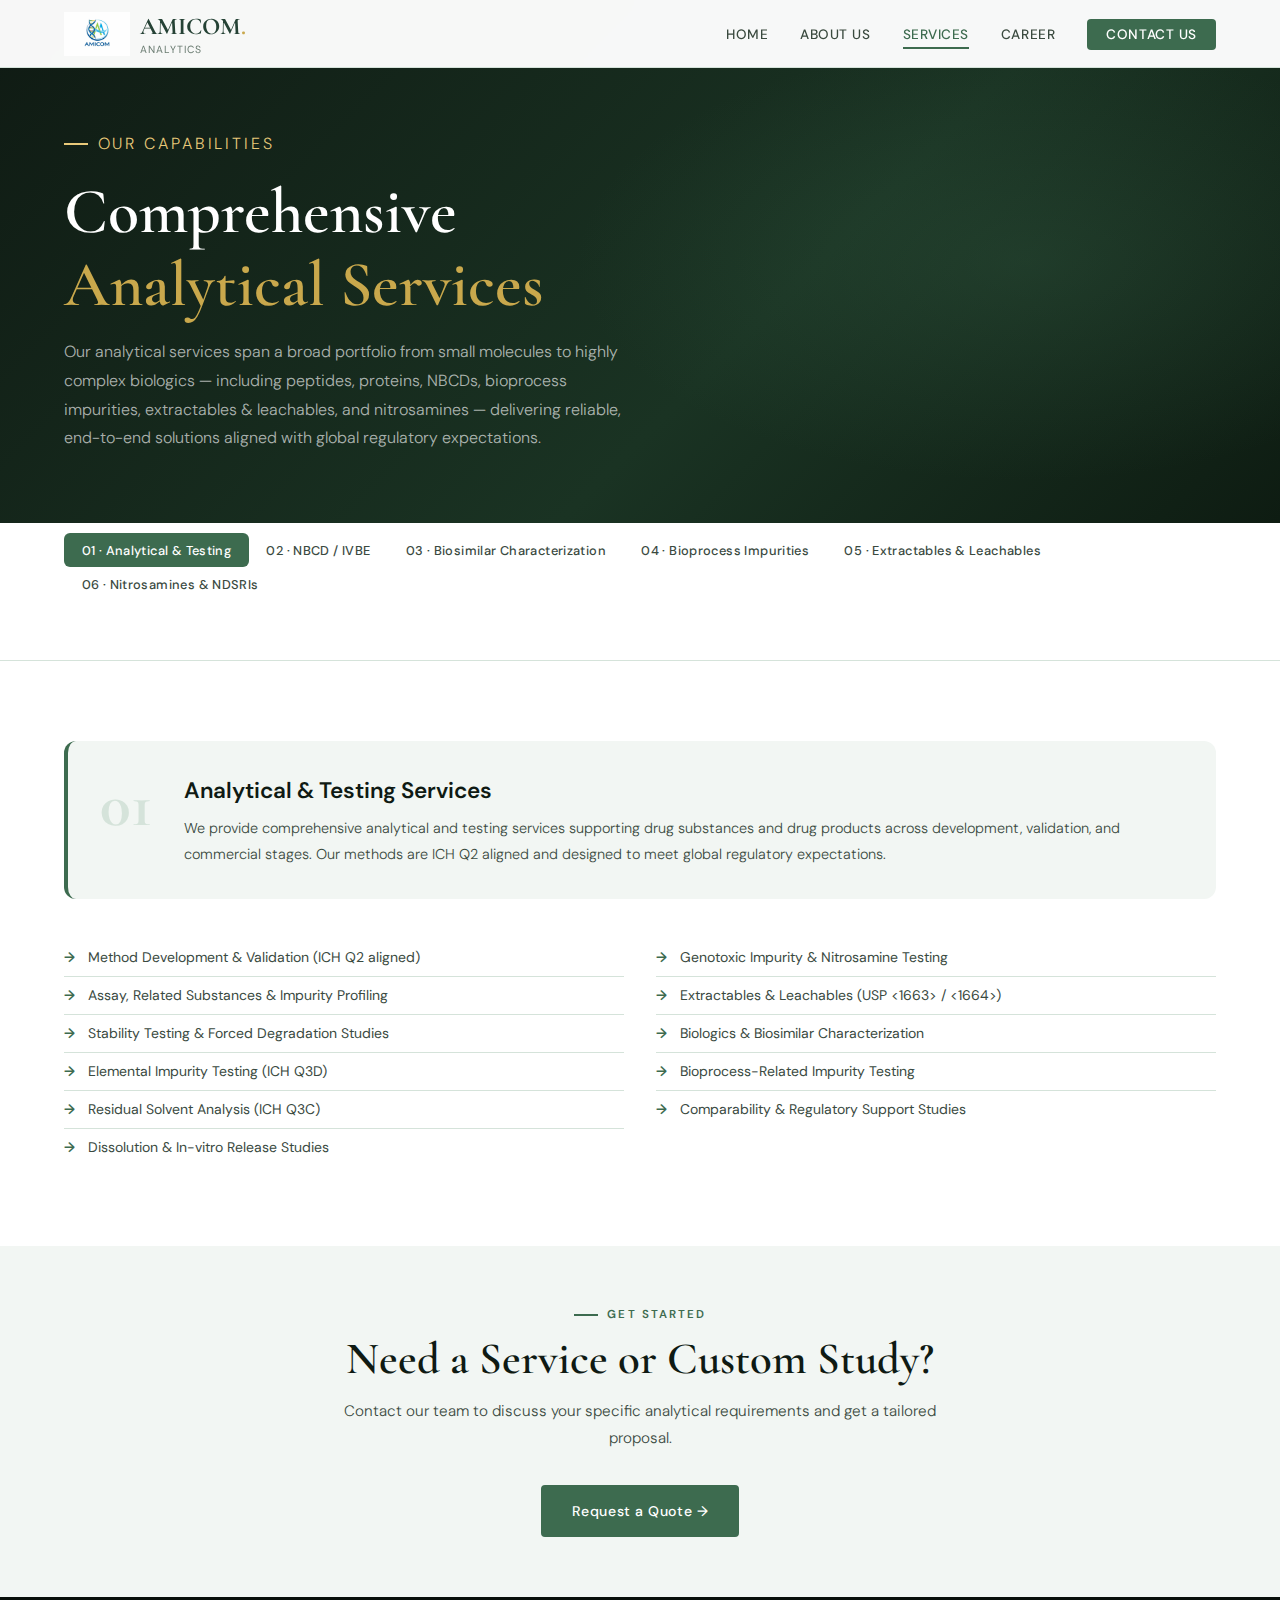
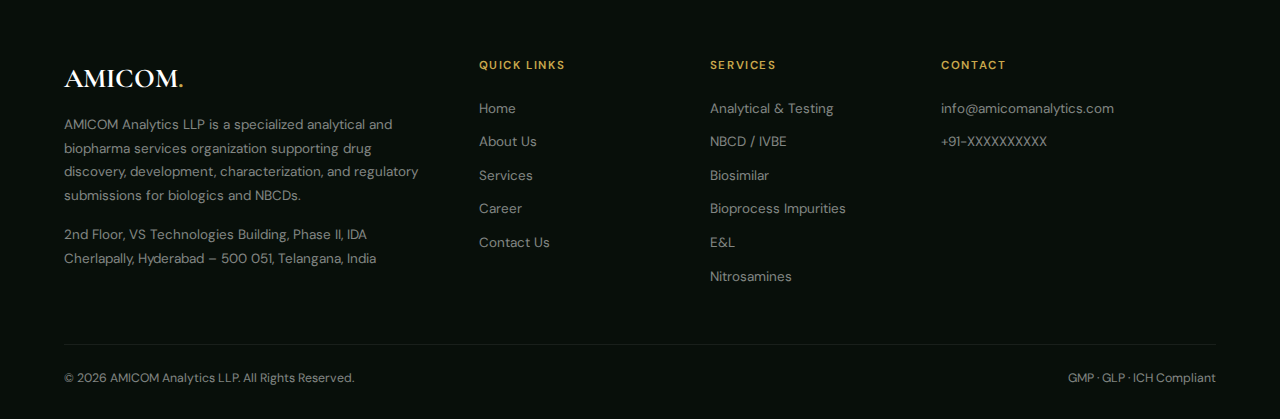
<file: services.html>
<!DOCTYPE html>
<html lang="en">
<head>
  <meta charset="UTF-8"/>
  <meta name="viewport" content="width=device-width, initial-scale=1.0"/>
  <title>Services – AMICOM Analytics</title>
  <link rel="stylesheet" href="style.css"/>
  <style>
    .service-tabs { display: flex; gap: 0.5rem; flex-wrap: wrap; margin-bottom: 3rem; padding: 0.4rem; background: var(--light-bg); border-radius: 8px; }
    .tab-btn {
      padding: 0.55rem 1.1rem; border-radius: 6px; border: none; cursor: pointer;
      font-family: inherit; font-size: 0.8rem; font-weight: 500; color: var(--gray);
      background: transparent; transition: all 0.2s; letter-spacing: 0.03em;
    }
    .tab-btn:hover { color: var(--green); background: white; }
    .tab-btn.active { background: var(--green); color: white; }

    .service-section {
      display: none; animation: fadeIn 0.3s ease;
    }
    .service-section.active { display: block; }
    @keyframes fadeIn { from { opacity: 0; transform: translateY(8px); } to { opacity: 1; transform: none; } }

    .service-header {
      display: flex; align-items: flex-start; gap: 2rem; margin-bottom: 2.5rem;
      padding: 2rem; background: var(--light-bg); border-radius: 12px;
      border-left: 4px solid var(--green);
    }
    .service-num-big {
      font-family: 'Cormorant Garamond', serif;
      font-size: 4rem; font-weight: 700; color: var(--border); line-height: 1; flex-shrink: 0;
    }
    .service-header h2 { font-size: 1.4rem; font-weight: 600; margin-bottom: 0.5rem; }
    .service-header p { font-size: 0.9rem; color: var(--gray); line-height: 1.75; font-weight: 300; }

    .bullet-list { list-style: none; }
    .bullet-list li {
      padding: 0.5rem 0 0.5rem 1.5rem; font-size: 0.875rem; color: var(--gray);
      border-bottom: 1px solid var(--border); position: relative; line-height: 1.5;
    }
    .bullet-list li:last-child { border-bottom: none; }
    .bullet-list li::before { content: '→'; position: absolute; left: 0; color: var(--green); font-weight: 600; }

    .two-col-list { display: grid; grid-template-columns: 1fr 1fr; gap: 0 2rem; }
    @media(max-width:600px) { .two-col-list { grid-template-columns: 1fr; } }

    .table-scroll { overflow-x: auto; }

    .svc-nav {
      position: sticky; top: 68px; z-index: 100; background: white;
      border-bottom: 1px solid var(--border); padding: 0 5%;
    }
  </style>
</head>
<body>

<nav id="main-nav">
  <a href="index.html" class="nav-logo">
<img src="amicom-logo.jpeg" alt="AMICOM Logo" style="height:44px; width:auto;"/>
    <div>
      <span class="nav-logo-text">AMICOM<span>.</span></span>
      <span class="nav-logo-sub">Analytics</span>
    </div>
  </a>
  <ul class="nav-links">
    <li><a href="index.html">Home</a></li>
    <li><a href="about.html">About Us</a></li>
    <li><a href="services.html">Services</a></li>
    <li><a href="career.html">Career</a></li>
    <li><a href="contact.html" class="nav-cta">Contact Us</a></li>
  </ul>
</nav>

<div class="page-hero">
  <div class="page-hero-content">
    <p class="section-label light" style="margin-bottom:1rem;">Our Capabilities</p>
    <h1>Comprehensive<br/><em>Analytical Services</em></h1>
    <p>Our analytical services span a broad portfolio from small molecules to highly complex biologics — including peptides, proteins, NBCDs, bioprocess impurities, extractables &amp; leachables, and nitrosamines — delivering reliable, end-to-end solutions aligned with global regulatory expectations.</p>
  </div>
</div>

<!-- STICKY TABS NAV -->
<div class="svc-nav">
  <div class="service-tabs" style="padding:0.6rem 0; background:transparent; border-radius:0; gap:0;">
    <button class="tab-btn active" onclick="showService('analytical')">01 · Analytical &amp; Testing</button>
    <button class="tab-btn" onclick="showService('nbcd')">02 · NBCD / IVBE</button>
    <button class="tab-btn" onclick="showService('biosimilar')">03 · Biosimilar Characterization</button>
    <button class="tab-btn" onclick="showService('bioprocess')">04 · Bioprocess Impurities</button>
    <button class="tab-btn" onclick="showService('el')">05 · Extractables &amp; Leachables</button>
    <button class="tab-btn" onclick="showService('nitrosamines')">06 · Nitrosamines &amp; NDSRIs</button>
  </div>
</div>

<section class="section">

  <!-- 01 ANALYTICAL -->
  <div class="service-section active fade-up" id="analytical">
    <div class="service-header">
      <div class="service-num-big">01</div>
      <div>
        <h2>Analytical &amp; Testing Services</h2>
        <p>We provide comprehensive analytical and testing services supporting drug substances and drug products across development, validation, and commercial stages. Our methods are ICH Q2 aligned and designed to meet global regulatory expectations.</p>
      </div>
    </div>
    <div class="two-col-list">
      <ul class="bullet-list">
        <li>Method Development &amp; Validation (ICH Q2 aligned)</li>
        <li>Assay, Related Substances &amp; Impurity Profiling</li>
        <li>Stability Testing &amp; Forced Degradation Studies</li>
        <li>Elemental Impurity Testing (ICH Q3D)</li>
        <li>Residual Solvent Analysis (ICH Q3C)</li>
        <li>Dissolution &amp; In-vitro Release Studies</li>
      </ul>
      <ul class="bullet-list">
        <li>Genotoxic Impurity &amp; Nitrosamine Testing</li>
        <li>Extractables &amp; Leachables (USP &lt;1663&gt; / &lt;1664&gt;)</li>
        <li>Biologics &amp; Biosimilar Characterization</li>
        <li>Bioprocess-Related Impurity Testing</li>
        <li>Comparability &amp; Regulatory Support Studies</li>
      </ul>
    </div>
  </div>

  <!-- 02 NBCD -->
  <div class="service-section fade-up" id="nbcd">
    <div class="service-header">
      <div class="service-num-big">02</div>
      <div>
        <h2>Non-Biologic Complex Drug Analysis / IVBE Studies</h2>
        <p>We possess strong scientific expertise and a proven track record in the analysis of <strong>Non-Biological Complex Drugs (NBCDs)</strong> and <strong>IVBE studies</strong>. Our team delivers scientifically rigorous, regulatory-compliant analytical solutions, with extensive experience and excellence in handling complex drug products — including comprehensive Iron Paramagnetic Properties Evaluation.</p>
      </div>
    </div>
    <div class="table-scroll">
      <table class="styled-table">
        <thead><tr><th>Parameter / Test</th><th>Technique / Approach</th></tr></thead>
        <tbody>
          <tr><td>Molecular weight distribution (Mw, Mn, Mw/Mn)</td><td>GPC or SEC-MALS or AUC</td></tr>
          <tr><td>Haemodialysis by IVDS method</td><td>Haemodialysis followed by ICPMS/AAS</td></tr>
          <tr><td>Labile Iron Assay</td><td>Micro Plate Reader</td></tr>
          <tr><td>Bleomycin Iron Assay</td><td>Micro Plate Reader</td></tr>
          <tr><td>Sodium Chloride content</td><td>Potentiometer</td></tr>
          <tr><td>In-vitro Release time (T75)</td><td>UV Spectrophotometer</td></tr>
          <tr><td>Kinetic Degradation by Alpha amylose</td><td>MMMR</td></tr>
          <tr><td>Iron core size and morphology</td><td>TEM, SAXS, AFM, Mössbauer Spectroscopy</td></tr>
          <tr><td>Crystallinity related to iron release and in vivo stability</td><td>Mössbauer Spectroscopy, Raman</td></tr>
          <tr><td>Iron environment (valence state, spin state, coordination)</td><td>Mössbauer Spectroscopy, EPR, Raman</td></tr>
          <tr><td>Fe³⁺ to Fe²⁺ reduction potential and Fe(II) content</td><td>Polarography</td></tr>
          <tr><td>Magnetic properties</td><td>VSM-SQUID</td></tr>
          <tr><td>Carbohydrate content</td><td>HPLC</td></tr>
          <tr><td>Characterization of Polysaccharides</td><td>NMR, Size Exclusion Chromatography</td></tr>
          <tr><td>Carbohydrate composition &amp; carbohydrate-iron core interactions</td><td>FT-IR, Thermal Analysis (TGA or DSC)</td></tr>
          <tr><td>Surface charge</td><td>Zeta Potential</td></tr>
        </tbody>
      </table>
    </div>
  </div>

  <!-- 03 BIOSIMILAR -->
  <div class="service-section fade-up" id="biosimilar">
    <div class="service-header">
      <div class="service-num-big">03</div>
      <div>
        <h2>Physico-Chemical Characterization for Biosimilars</h2>
        <p>We offer comprehensive <strong>physico-chemical characterization services for biosimilars</strong> using advanced, state-of-the-art analytical techniques. Our testing ensures detailed evaluation of structural integrity, purity, and critical quality attributes in line with <strong>ICH, FDA, and EMA guidelines</strong>. These services support biosimilar development, comparability, and regulatory submissions.</p>
      </div>
    </div>
    <div class="table-scroll">
      <table class="styled-table">
        <thead><tr><th>Parameter</th><th>Attribute / Analytical Tests</th><th>Instruments / Technique</th></tr></thead>
        <tbody>
          <tr><td rowspan="5" style="font-weight:600;">Primary Structure</td><td>Amino acid sequence</td><td>LC-MS/MS</td></tr>
          <tr><td>Peptide Mapping</td><td>HRMS</td></tr>
          <tr><td>Molecular weight / Intact Mass Analysis</td><td>LC-MS/MS</td></tr>
          <tr><td>C &amp; N-terminal sequencing</td><td>LC-MS/MS</td></tr>
          <tr><td>Di-Sulfide Bridge Analysis</td><td>LC-MS/MS</td></tr>
          <tr><td rowspan="3" style="font-weight:600;">Higher-Order Structure</td><td>Secondary structure</td><td>Circular Dichroism (CD – Far UV)</td></tr>
          <tr><td>Tertiary structure</td><td>CD (Near UV), Fluorescence Spectroscopy</td></tr>
          <tr><td>Conformation</td><td>FT-IR Spectroscopy, NMR</td></tr>
          <tr><td rowspan="4" style="font-weight:600;">Post-Translational Modifications</td><td>Glycosylation profiling</td><td>HILIC-UPLC, LC-MS</td></tr>
          <tr><td>Glycan structure</td><td>MALDI-TOF MS, LC-MS/MS</td></tr>
          <tr><td>Charge variants</td><td>Cation Exchange Chromatography (CEX-HPLC)</td></tr>
          <tr><td>Deamidation / Oxidation</td><td>Peptide mapping by LC-MS</td></tr>
          <tr><td rowspan="3" style="font-weight:600;">Purity &amp; Impurities</td><td>Size variants / Aggregates</td><td>SEC-HPLC, DLS</td></tr>
          <tr><td>Fragmentation</td><td>SDS-PAGE, CE-SDS</td></tr>
          <tr><td>Process-related impurities</td><td>ELISA, HPLC</td></tr>
          <tr><td style="font-weight:600;">Isoform Characterization</td><td>Isoelectric point (pI)</td><td>IEF, icIEF</td></tr>
          <tr><td rowspan="2" style="font-weight:600;">Stability &amp; Degradation</td><td>Thermal stability</td><td>Differential Scanning Calorimetry (DSC)</td></tr>
          <tr><td>Aggregation tendency</td><td>DLS, SEC-HPLC</td></tr>
          <tr><td rowspan="3" style="font-weight:600;">General Properties</td><td>Protein concentration</td><td>UV-Vis Spectrophotometer</td></tr>
          <tr><td>Appearance / clarity</td><td>Visual inspection</td></tr>
          <tr><td>pH</td><td>pH meter</td></tr>
        </tbody>
      </table>
    </div>
  </div>

  <!-- 04 BIOPROCESS -->
  <div class="service-section fade-up" id="bioprocess">
    <div class="service-header">
      <div class="service-num-big">04</div>
      <div>
        <h2>Bioprocess Related Impurities</h2>
        <p>Bioprocess-related impurities are unintended substances introduced or generated during the production of biologics and biotechnology-derived products — including host cell proteins (HCPs), residual host cell DNA, cell culture media components, process additives, aggregates, fragments, and leachables from single-use systems. Our testing services provide comprehensive monitoring and characterization using advanced analytical platforms such as ELISA, qPCR, LC-MS/MS, SEC-HPLC, and high-resolution mass spectrometry.</p>
      </div>
    </div>
    <h3 style="font-size:1rem; font-weight:600; margin-bottom:1rem;">Upstream Impurities</h3>
    <div class="table-scroll" style="margin-bottom:2rem;">
      <table class="styled-table">
        <thead><tr><th>Impurity</th><th>Method</th></tr></thead>
        <tbody>
          <tr><td>Benzonase</td><td>ELISA</td></tr>
          <tr><td>Bovine Serum Albumin (BSA)</td><td>ELISA</td></tr>
          <tr><td>Host Cell Protein (HCP)</td><td>ELISA</td></tr>
          <tr><td>Human Serum Albumin (HSA)</td><td>ELISA</td></tr>
          <tr><td>Insulin</td><td>ELISA</td></tr>
          <tr><td>Long-IGF3</td><td>ELISA</td></tr>
          <tr><td>Protein A</td><td>ELISA</td></tr>
          <tr><td>Residual DNA</td><td>RT-PCR</td></tr>
          <tr><td>Residual Protein</td><td>Plate Reader</td></tr>
          <tr><td>Residual Endotoxin / LPS Estimation</td><td>LAL Assay</td></tr>
        </tbody>
      </table>
    </div>
    <h3 style="font-size:1rem; font-weight:600; margin-bottom:1rem;">Process Enhancing Agents, Antibiotics &amp; Buffer Components</h3>
    <div class="table-scroll">
      <table class="styled-table">
        <thead><tr><th>Category</th><th>Compound</th><th>Method</th></tr></thead>
        <tbody>
          <tr><td rowspan="10">Process Enhancing Agents</td><td>AEBSF, Cystamine, DTT, Guanidine, Leupeptin, Methionine Sulfoximine, Tropolone</td><td>LC-MS/MS</td></tr>
          <tr><td>Arabinose</td><td>LC/CAD</td></tr>
          <tr><td>IPTG, Polyethylene Glycol</td><td>LC-MS/MS or LC/CAD</td></tr>
          <tr><td>TEMPO, Tri-n-butyl Phosphate (TnBP)</td><td>GC/FID</td></tr>
          <tr><td>EDC, EDTA, Phenol/m-Cresol</td><td>LC/UV</td></tr>
          <tr><td>Urea</td><td>LC/CAD or UV/Vis</td></tr>
          <tr><td>TCEP</td><td>LC</td></tr>
          <tr><td colspan="2">— — —</td></tr>
          <tr><td>Buffer Components (Arginine, Cysteine, Acetate, Histidine, HEPES, Glucose, etc.)</td><td>LC-MS/MS, LC/UV, LC/CAD, LC/RI</td></tr>
          <tr><td colspan="2">— — —</td></tr>
          <tr><td>Antibiotics</td><td>Carbenicillin, Chloramphenicol, Colistin, Gentamicin, Kanamycin, Penicillin, Streptomycin, Vancomycin, and more</td><td>LC-MS/MS</td></tr>
        </tbody>
      </table>
    </div>
  </div>

  <!-- 05 E&L -->
  <div class="service-section fade-up" id="el">
    <div class="service-header">
      <div class="service-num-big">05</div>
      <div>
        <h2>Extractables &amp; Leachables (E&amp;L)</h2>
        <p>During manufacturing, storage, and sterilization, products may contain or generate chemical compounds that migrate into the final product. Our laboratories utilize advanced LC-MS/MS, GC-MS, and ICP-MS platforms to detect, identify, and quantify potential leachables at trace levels. We deliver protocol-driven, regulatory-aligned E&amp;L studies tailored to pharmaceuticals, medical devices, food, and beverage products — supporting global submissions and patient safety.</p>
      </div>
    </div>
    <div class="table-scroll">
      <table class="styled-table">
        <thead><tr><th>Service Area</th><th>Studies / Services</th><th>Techniques</th></tr></thead>
        <tbody>
          <tr>
            <td style="font-weight:600;">Extractables Studies</td>
            <td>Controlled extraction (USP &lt;1663&gt;), Exaggerated &amp; Simulated extractions, Worst-case solvent selection, Material screening &amp; comparative extraction, Container closure evaluation</td>
            <td>GC-MS, Headspace GC-MS, LC-MS / LC-HRMS, UHPLC-MS/MS, ICP-MS, FTIR, UV-Vis, TOC</td>
          </tr>
          <tr>
            <td style="font-weight:600;">Leachable Studies</td>
            <td>Method development &amp; validation (USP &lt;1664&gt;), AET-based sensitivity validation, Stability leachables, Container closure interaction, Migration studies, Dose-based leachables assessment</td>
            <td>Targeted LC-MS/MS, HR LC-MS (QTOF/Orbitrap), GC-MS, Headspace GC-MS, ICP-MS, Ion Chromatography, HPLC-DAD/FLD</td>
          </tr>
          <tr>
            <td style="font-weight:600;">Material Characterization</td>
            <td>Polymer characterization, Additive &amp; antioxidant profiling, Plasticizer identification, Silicone oil analysis, Rubber &amp; elastomer evaluation</td>
            <td>Pyrolysis GC-MS, Thermal Desorption GC-MS, FTIR (ATR &amp; Transmission), DSC/TGA, LC-MS, GC-FID</td>
          </tr>
          <tr>
            <td style="font-weight:600;">Toxicological Assessment</td>
            <td>AET calculation, SCT assessment, TTC evaluation, PDE calculation, Toxicological risk assessment reports</td>
            <td>Toxicological databases, Exposure modeling tools, Risk assessment frameworks</td>
          </tr>
          <tr>
            <td style="font-weight:600;">Elemental Impurities &amp; Trace Metals</td>
            <td>Extractable metals screening, Leachable metals monitoring, ICH Q3D compliance testing, Container closure elemental risk assessment</td>
            <td>ICP-MS, ICP-OES</td>
          </tr>
          <tr>
            <td style="font-weight:600;">Specialized Programs</td>
            <td>Biologics &amp; protein formulation E&amp;L, Parenteral &amp; ophthalmic programs, Inhalation product E&amp;L, Combination product support, Post-approval change assessment</td>
            <td>LC-HRMS Non-Targeted Screening, Ultra-trace LC-MS/MS, GC-MS, Headspace GC-MS, ICP-MS</td>
          </tr>
        </tbody>
      </table>
    </div>
  </div>

  <!-- 06 NITROSAMINES -->
  <div class="service-section fade-up" id="nitrosamines">
    <div class="service-header">
      <div class="service-num-big">06</div>
      <div>
        <h2>Nitrosamines &amp; NDSRIs</h2>
        <p>Nitrosamines and Nitrosamine Drug Substance Related Impurities (NDSRIs) are highly potent mutagenic impurities that may arise from complex interactions within the drug substance, manufacturing process, excipients, or packaging systems. Our testing services combine advanced LC-MS/MS, GC-MS/MS, and high-resolution mass spectrometry with structure-based risk assessment to identify both known nitrosamines and API-specific NDSRIs.</p>
      </div>
    </div>
    <div class="table-scroll">
      <table class="styled-table">
        <thead><tr><th>Service Area</th><th>Services</th><th>Techniques</th></tr></thead>
        <tbody>
          <tr>
            <td style="font-weight:600;">Nitrosamines (Volatile &amp; Semi-Volatile)</td>
            <td>Targeted screening of regulated nitrosamines, Trace-level quantification per global guidance, Method development &amp; validation, Batch release &amp; stability testing, Risk-based confirmatory testing</td>
            <td>LC-MS/MS, GC-MS/MS, Headspace GC-MS, Isotope Dilution Techniques</td>
          </tr>
          <tr>
            <td style="font-weight:600;">NDSRIs</td>
            <td>API-specific NDSRI identification, Structure-based risk assessment, Impurity profiling &amp; characterization, Forced degradation studies, Control strategy development</td>
            <td>High-Resolution LC-MS (QTOF/Orbitrap), LC-MS/MS (Ultra-trace), GC-MS/MS, HRMS Non-Targeted Screening</td>
          </tr>
          <tr>
            <td style="font-weight:600;">Risk Assessment &amp; Regulatory Support</td>
            <td>Nitrosamine risk evaluation, AET-based method sensitivity justification, Acceptable intake (AI) calculation, Root cause investigation, Regulatory submission support</td>
            <td>LC-MS/MS Quantitation, HRMS Structure Elucidation, Exposure Modeling Tools</td>
          </tr>
          <tr>
            <td style="font-weight:600;">Specialized Studies</td>
            <td>Nitrosamine formation pathway assessment, Process &amp; excipient evaluation, Packaging-related nitrosamine assessment, Cleaning validation support, Post-approval change assessment</td>
            <td>LC-MS/MS, GC-MS/MS, Headspace GC-MS, HRMS</td>
          </tr>
        </tbody>
      </table>
    </div>
  </div>

</section>

<!-- CTA -->
<div style="background:var(--light-bg); padding:60px 5%; text-align:center;">
  <p class="section-label" style="justify-content:center;">Get Started</p>
  <h2 class="section-title" style="margin-bottom:0.8rem;">Need a Service or Custom Study?</h2>
  <p class="section-sub" style="margin:0 auto 2rem;">Contact our team to discuss your specific analytical requirements and get a tailored proposal.</p>
  <a href="contact.html" class="btn btn-primary">Request a Quote →</a>
</div>

<footer>
  <div class="footer-grid">
    <div class="footer-brand">
      <div class="footer-logo">AMICOM<span>.</span></div>
      <p>AMICOM Analytics LLP is a specialized analytical and biopharma services organization supporting drug discovery, development, characterization, and regulatory submissions for biologics and NBCDs.</p>
      <p style="margin-top:1rem;">2nd Floor, VS Technologies Building, Phase II, IDA Cherlapally, Hyderabad – 500 051, Telangana, India</p>    </div>
    <div class="footer-col">
      <h4>Quick Links</h4>
      <ul>
        <li><a href="index.html">Home</a></li>
        <li><a href="about.html">About Us</a></li>
        <li><a href="services.html">Services</a></li>
        <li><a href="career.html">Career</a></li>
        <li><a href="contact.html">Contact Us</a></li>
      </ul>
    </div>
    <div class="footer-col">
      <h4>Services</h4>
      <ul>
        <li><a href="#analytical" onclick="showService('analytical')">Analytical &amp; Testing</a></li>
        <li><a href="#nbcd" onclick="showService('nbcd')">NBCD / IVBE</a></li>
        <li><a href="#biosimilar" onclick="showService('biosimilar')">Biosimilar</a></li>
        <li><a href="#bioprocess" onclick="showService('bioprocess')">Bioprocess Impurities</a></li>
        <li><a href="#el" onclick="showService('el')">E&amp;L</a></li>
        <li><a href="#nitrosamines" onclick="showService('nitrosamines')">Nitrosamines</a></li>
      </ul>
    </div>
    <div class="footer-col">
      <h4>Contact</h4>
      <ul>
        <li><a href="mailto:info@amicomanalytics.com">info@amicomanalytics.com</a></li>
        <li><a href="tel:+91XXXXXXXXXX">+91-XXXXXXXXXX</a></li>
      </ul>
    </div>
  </div>
  <div class="footer-bottom">
    <span>© <span id="footer-year"></span> AMICOM Analytics LLP. All Rights Reserved.</span>
    <span>GMP · GLP · ICH Compliant</span>
  </div>
</footer>

<script src="main.js"></script>
<script>
function showService(id) {
  document.querySelectorAll('.service-section').forEach(s => s.classList.remove('active'));
  document.querySelectorAll('.tab-btn').forEach(b => b.classList.remove('active'));
  document.getElementById(id)?.classList.add('active');
  const idx = ['analytical','nbcd','biosimilar','bioprocess','el','nitrosamines'].indexOf(id);
  document.querySelectorAll('.tab-btn')[idx]?.classList.add('active');
  window.scrollTo({ top: document.querySelector('.svc-nav').offsetTop - 10, behavior: 'smooth' });
}
// Handle hash links
const h = window.location.hash.replace('#','');
if (h) showService(h);
</script>
</body>
</html>
</file>
<file: style.css>
@import url('https://fonts.googleapis.com/css2?family=Cormorant+Garamond:wght@300;400;600;700&family=DM+Sans:ital,wght@0,300;0,400;0,500;0,600;1,300&display=swap');

:root {
  --green: #3d6b4f;
  --green-dark: #254235;
  --green-mid: #4e8a65;
  --green-light: #7ab893;
  --accent: #c9a84c;
  --accent-light: #e8c97a;
  --dark: #0f1a13;
  --gray: #3a4a3f;
  --gray-light: #6b7d72;
  --light-bg: #f2f6f3;
  --white: #ffffff;
  --border: #d5e3da;
  --shadow: 0 4px 24px rgba(15,26,19,0.08);
}

* { margin: 0; padding: 0; box-sizing: border-box; }
html { scroll-behavior: smooth; }
body {
  font-family: 'DM Sans', sans-serif;
  color: var(--dark);
  background: var(--white);
  overflow-x: hidden;
  line-height: 1.6;
}

/* ── NAV ─── */
nav {
  position: fixed; top: 0; left: 0; width: 100%; z-index: 1000;
  background: rgba(255,255,255,0.97);
  border-bottom: 1px solid var(--border);
  display: flex; align-items: center; justify-content: space-between;
  padding: 0 5%; height: 68px;
  backdrop-filter: blur(12px);
  transition: box-shadow 0.3s;
}
nav.scrolled { box-shadow: 0 2px 20px rgba(0,0,0,0.08); }

.nav-logo { display: flex; align-items: center; gap: 10px; text-decoration: none; }
.nav-logo-mark {
  width: 36px; height: 36px; background: var(--green);
  border-radius: 6px; display: flex; align-items: center; justify-content: center;
}
.nav-logo-mark svg { width: 20px; height: 20px; fill: none; stroke: white; stroke-width: 2; }
.nav-logo-text {
  font-family: 'Cormorant Garamond', serif;
  font-size: 1.5rem; font-weight: 700; color: var(--green-dark);
}
.nav-logo-text span { color: var(--accent); }
.nav-logo-sub { font-size: 0.65rem; color: var(--gray-light); letter-spacing: 0.1em; text-transform: uppercase; display: block; margin-top: -4px; }

.nav-links { display: flex; gap: 2rem; list-style: none; align-items: center; }
.nav-links a {
  text-decoration: none; color: var(--gray);
  font-size: 0.85rem; font-weight: 500; letter-spacing: 0.04em;
  text-transform: uppercase; transition: color 0.2s; padding: 4px 0;
  border-bottom: 2px solid transparent;
}
.nav-links a:hover, .nav-links a.active { color: var(--green); border-bottom-color: var(--green); }
.nav-links a.nav-cta {
  background: var(--green); color: white !important;
  padding: 0.45rem 1.2rem; border-radius: 4px; border-bottom: none;
}
.nav-links a.nav-cta:hover { background: var(--green-dark); }

/* ── SECTIONS ─── */
.section { padding: 80px 5%; }
.section-alt { background: var(--light-bg); }
.section-dark { background: var(--dark); }

.section-label {
  font-size: 0.72rem; letter-spacing: 0.18em; text-transform: uppercase;
  color: var(--green); font-weight: 600; margin-bottom: 0.6rem;
  display: flex; align-items: center; gap: 0.6rem;
}
.section-label::before {
  content: ''; display: inline-block;
  width: 24px; height: 2px; background: var(--green);
}
.section-title {
  font-family: 'Cormorant Garamond', serif;
  font-size: clamp(1.8rem, 3.5vw, 2.8rem); font-weight: 600;
  color: var(--dark); line-height: 1.15; margin-bottom: 1rem;
}
.section-title.light { color: white; }
.section-label.light { color: var(--accent-light); }
.section-label.light::before { background: var(--accent-light); }
.section-sub {
  font-size: 0.95rem; color: var(--gray); line-height: 1.8;
  max-width: 600px; font-weight: 300;
}

/* ── BUTTONS ─── */
.btn {
  display: inline-flex; align-items: center; gap: 0.5rem;
  padding: 0.8rem 1.8rem; border-radius: 4px; text-decoration: none;
  font-weight: 500; font-size: 0.88rem; letter-spacing: 0.04em;
  transition: all 0.2s; cursor: pointer; border: 2px solid transparent;
}
.btn-primary { background: var(--green); color: white; border-color: var(--green); }
.btn-primary:hover { background: var(--green-dark); border-color: var(--green-dark); }
.btn-outline { background: transparent; color: var(--green); border-color: var(--green); }
.btn-outline:hover { background: var(--green); color: white; }
.btn-outline-white { background: transparent; color: white; border-color: rgba(255,255,255,0.4); }
.btn-outline-white:hover { border-color: white; }
.btn-white { background: white; color: var(--green-dark); border-color: white; }
.btn-white:hover { background: var(--accent); color: white; border-color: var(--accent); }
.btn-sm { padding: 0.5rem 1.2rem; font-size: 0.8rem; }

/* ── CARDS ─── */
.card {
  background: white; border: 1px solid var(--border);
  border-radius: 10px; padding: 2rem;
  transition: all 0.25s; position: relative; overflow: hidden;
}
.card:hover { transform: translateY(-4px); box-shadow: 0 16px 40px rgba(0,0,0,0.09); }
.card-accent {
  position: absolute; top: 0; left: 0; width: 100%; height: 3px;
  background: var(--green); transform: scaleX(0); transition: transform 0.25s; transform-origin: left;
}
.card:hover .card-accent { transform: scaleX(1); }
.card-icon {
  width: 48px; height: 48px; background: var(--light-bg);
  border-radius: 10px; display: flex; align-items: center; justify-content: center;
  margin-bottom: 1.2rem;
}
.card-icon svg { width: 22px; height: 22px; stroke: var(--green); fill: none; stroke-width: 1.8; }

/* ── GRID HELPERS ─── */
.grid-2 { display: grid; grid-template-columns: 1fr 1fr; gap: 2rem; }
.grid-3 { display: grid; grid-template-columns: repeat(3, 1fr); gap: 1.5rem; }
.grid-4 { display: grid; grid-template-columns: repeat(4, 1fr); gap: 1.5rem; }
@media (max-width: 1100px) { .grid-4 { grid-template-columns: repeat(2,1fr); } }
@media (max-width: 900px) {
  .grid-3 { grid-template-columns: 1fr 1fr; }
  .grid-2 { grid-template-columns: 1fr; }
}
@media (max-width: 600px) {
  .grid-3, .grid-4 { grid-template-columns: 1fr; }
  nav { padding: 0 4%; }
  .nav-links { display: none; }
  .section { padding: 60px 4%; }
}

/* ── PAGE HERO ─── */
.page-hero {
  background: linear-gradient(135deg, var(--dark) 0%, #1a3323 60%, #0e1c12 100%);
  padding: 130px 5% 70px; position: relative; overflow: hidden;
}
.page-hero::before {
  content: ''; position: absolute; inset: 0;
  background: radial-gradient(ellipse 50% 60% at 80% 50%, rgba(61,107,79,0.25) 0%, transparent 70%);
}
.page-hero-content { position: relative; z-index: 2; }
.page-hero h1 {
  font-family: 'Cormorant Garamond', serif;
  font-size: clamp(2.2rem, 5vw, 4rem); font-weight: 600;
  color: white; line-height: 1.15; margin-bottom: 1rem;
}
.page-hero h1 em { color: var(--accent); font-style: normal; }
.page-hero p { color: rgba(255,255,255,0.65); font-size: 1rem; max-width: 580px; font-weight: 300; line-height: 1.8; }

/* ── TABLE ─── */
.styled-table {
  width: 100%; border-collapse: collapse; font-size: 0.85rem;
  margin: 1.5rem 0;
}
.styled-table th {
  background: var(--green-dark); color: white;
  padding: 0.75rem 1rem; text-align: left; font-weight: 500; letter-spacing: 0.04em;
}
.styled-table td { padding: 0.65rem 1rem; border-bottom: 1px solid var(--border); color: var(--gray); vertical-align: top; }
.styled-table tr:hover td { background: var(--light-bg); }

/* ── FOOTER ─── */
footer {
  background: #080f0a; padding: 60px 5% 30px;
  color: rgba(255,255,255,0.5);
}
.footer-grid {
  display: grid; grid-template-columns: 2fr 1fr 1fr 1.5fr;
  gap: 3rem; margin-bottom: 3rem;
}
@media (max-width: 900px) { .footer-grid { grid-template-columns: 1fr 1fr; gap: 2rem; } }
@media (max-width: 500px) { .footer-grid { grid-template-columns: 1fr; } }
.footer-logo {
  font-family: 'Cormorant Garamond', serif;
  font-size: 1.7rem; font-weight: 700; color: white; margin-bottom: 0.8rem;
}
.footer-logo span { color: var(--accent); }
.footer-brand p { font-size: 0.84rem; line-height: 1.75; }
.footer-col h4 {
  font-size: 0.72rem; letter-spacing: 0.14em; text-transform: uppercase;
  color: var(--accent); margin-bottom: 1.2rem; font-weight: 600;
}
.footer-col ul { list-style: none; }
.footer-col li { margin-bottom: 0.5rem; }
.footer-col a { color: rgba(255,255,255,0.5); text-decoration: none; font-size: 0.84rem; transition: color 0.2s; }
.footer-col a:hover { color: white; }
.footer-bottom {
  border-top: 1px solid rgba(255,255,255,0.07); padding-top: 1.5rem;
  display: flex; justify-content: space-between; align-items: center;
  font-size: 0.77rem; flex-wrap: wrap; gap: 0.5rem;
}

/* ── ANIMATIONS ─── */
.fade-up { opacity: 0; transform: translateY(28px); transition: opacity 0.6s ease, transform 0.6s ease; }
.fade-up.visible { opacity: 1; transform: none; }
.fade-up-delay-1 { transition-delay: 0.1s; }
.fade-up-delay-2 { transition-delay: 0.2s; }
.fade-up-delay-3 { transition-delay: 0.3s; }

/* ── FORM ─── */
.form-group { margin-bottom: 1.2rem; }
.form-label { font-size: 0.82rem; font-weight: 500; margin-bottom: 0.4rem; display: block; color: var(--gray); }
.form-input, .form-select, .form-textarea {
  width: 100%; padding: 0.75rem 1rem; border: 1px solid var(--border);
  border-radius: 6px; font-family: inherit; font-size: 0.9rem;
  color: var(--dark); background: white; transition: border-color 0.2s;
}
.form-input:focus, .form-select:focus, .form-textarea:focus {
  outline: none; border-color: var(--green);
  box-shadow: 0 0 0 3px rgba(61,107,79,0.1);
}
.form-textarea { resize: vertical; min-height: 120px; }
.form-checkbox { display: flex; align-items: flex-start; gap: 0.6rem; font-size: 0.84rem; color: var(--gray); }
.form-checkbox input { margin-top: 3px; accent-color: var(--green); }
</file>
